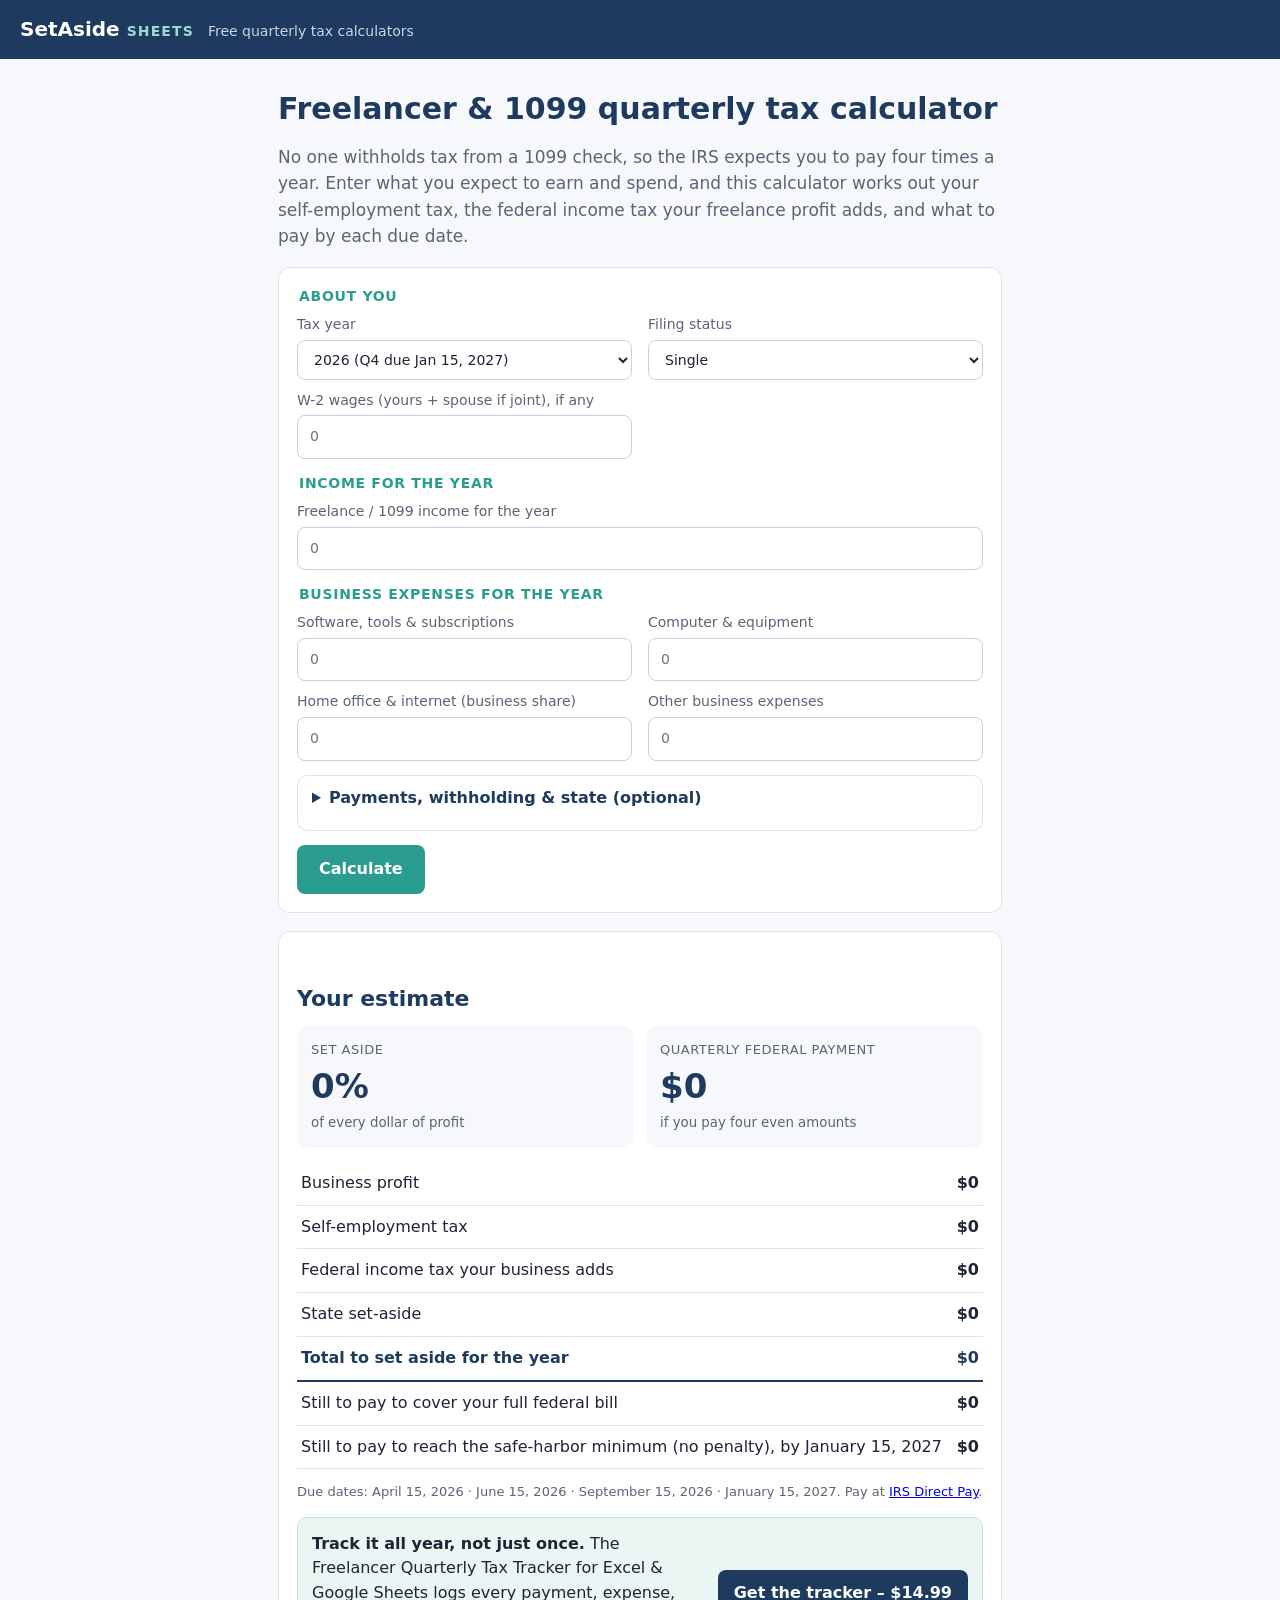
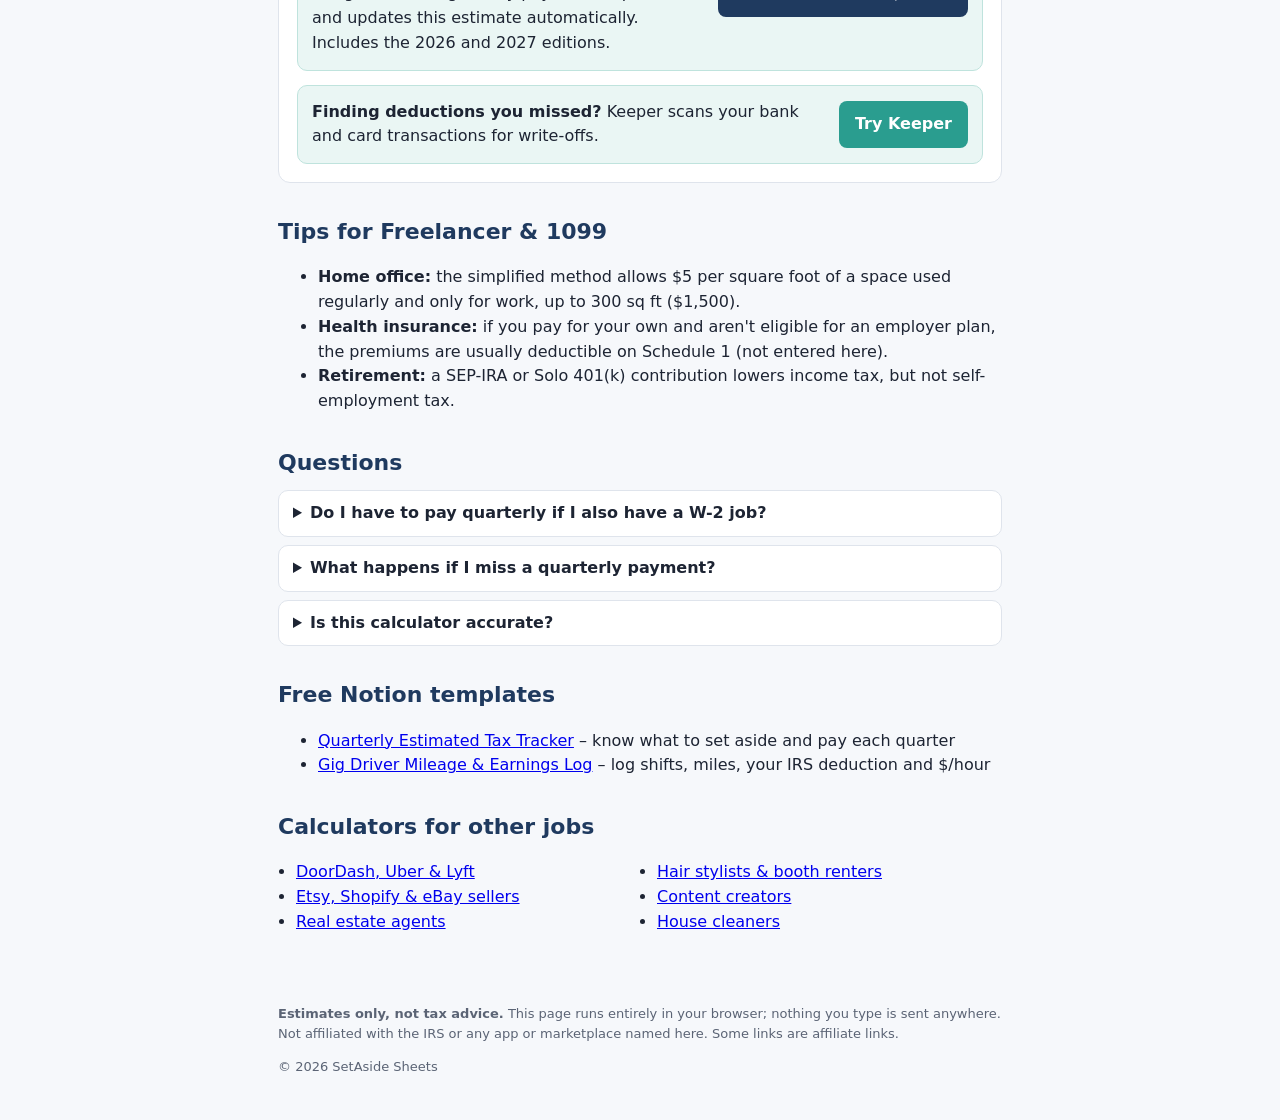
<file: index.html>
<!DOCTYPE html>
<html lang="en"><head><meta charset="utf-8"><meta name="viewport" content="width=device-width,initial-scale=1">
<title>Quarterly Estimated Tax Calculator 2026 + 2027 for Freelancers & 1099 Workers</title><meta name="description" content="Free 2026 and 2027 quarterly estimated tax calculator for freelancers and 1099 contractors. See your self-employment tax, federal income tax, what to pay by January 15, and how much of each payment to set aside.">
<link rel="canonical" href="https://jmstro.github.io/"><link rel="stylesheet" href="style.css">
<meta property="og:title" content="Quarterly Estimated Tax Calculator 2026 + 2027 for Freelancers & 1099 Workers"><meta property="og:description" content="Free 2026 and 2027 quarterly estimated tax calculator for freelancers and 1099 contractors. See your self-employment tax, federal income tax, what to pay by January 15, and how much of each payment to set aside."><meta property="og:url" content="https://jmstro.github.io/">
<meta name="p:domain_verify" content="a09c62a6f90b22ec094822e433a0f678"/>
<script type="application/ld+json">{"@context": "https://schema.org", "@type": "FAQPage", "mainEntity": [{"@type": "Question", "name": "Do I have to pay quarterly if I also have a W-2 job?", "acceptedAnswer": {"@type": "Answer", "text": "Not always. If your paycheck withholding covers enough of your total tax (see the safe-harbor result above), you can skip quarterly payments. Enter your W-2 wages and withholding to check."}}, {"@type": "Question", "name": "What happens if I miss a quarterly payment?", "acceptedAnswer": {"@type": "Answer", "text": "The IRS charges an underpayment penalty, which works like interest on the amount you were short for each quarter. Paying late is better than not paying, and you can catch up by the January due date to limit it."}}]}</script>
</head><body>
<header><a class="brand" href="./">SetAside <span>Sheets</span></a><span class="tag">Free quarterly tax calculators</span></header>
<main>
<h1>Freelancer & 1099 quarterly tax calculator</h1>
<p class="lead">No one withholds tax from a 1099 check, so the IRS expects you to pay four times a year. Enter what you expect to earn and spend, and this calculator works out your self-employment tax, the federal income tax your freelance profit adds, and what to pay by each due date.</p>
<form id="calc" autocomplete="off">
<fieldset><legend>About you</legend>
<label><span>Tax year</span><select id="year"><option value="2026">2026 (Q4 due Jan 15, 2027)</option><option value="2027">2027</option></select></label>
<label><span>Filing status</span><select id="status"><option value="single">Single</option><option value="mfj">Married filing jointly</option><option value="mfs">Married filing separately</option><option value="hoh">Head of household</option></select></label>
<label><span id="w2-label">W-2 wages (yours + spouse if joint), if any</span><input id="w2" inputmode="decimal" placeholder="0"></label>
</fieldset>
<fieldset><legend>Income for the year</legend><label><span id="inc-label">Freelance / 1099 income for the year</span><input id="inc" inputmode="decimal" placeholder="0"></label></fieldset>
<fieldset><legend>Business expenses for the year</legend><label><span id="exp-soft-label">Software, tools & subscriptions</span><input id="exp-soft" inputmode="decimal" placeholder="0"></label><label><span id="exp-equip-label">Computer & equipment</span><input id="exp-equip" inputmode="decimal" placeholder="0"></label><label><span id="exp-office-label">Home office & internet (business share)</span><input id="exp-office" inputmode="decimal" placeholder="0"></label><label><span id="exp-other-label">Other business expenses</span><input id="exp-other" inputmode="decimal" placeholder="0"></label></fieldset>

<details class="more"><summary>Payments, withholding &amp; state (optional)</summary>
<label><span id="paid-label">Estimated payments already made this year</span><input id="paid" inputmode="decimal" placeholder="0"></label>
<label><span id="withheld-label">Federal tax withheld from W-2 paychecks this year</span><input id="withheld" inputmode="decimal" placeholder="0"></label>
<label><span id="lastyear-label">Last year's total tax (Form 1040, line 24)</span><input id="lastyear" inputmode="decimal" placeholder="0"></label>
<label class="check"><input type="checkbox" id="high"> Last year's AGI was over $150,000 ($75,000 if married filing separately)</label>
<label><span id="staterate-label">State income tax set-aside, % of profit</span><input id="staterate" inputmode="decimal" placeholder="e.g. 3"></label>
</details>
<button type="submit">Calculate</button>
</form>
<section id="results" hidden aria-live="polite">
<h2>Your estimate</h2>
<div class="big"><div><span>Set aside</span><strong id="r-rate"></strong><small>of every dollar of profit</small></div>
<div><span>Quarterly federal payment</span><strong id="r-quarter"></strong><small>if you pay four even amounts</small></div></div>
<table>
<tr><td>Business profit</td><td id="r-profit"></td></tr>

<tr><td>Self-employment tax</td><td id="r-se"></td></tr>
<tr><td>Federal income tax your business adds</td><td id="r-fed"></td></tr>
<tr><td>State set-aside</td><td id="r-state"></td></tr>
<tr class="tot"><td>Total to set aside for the year</td><td id="r-total"></td></tr>
<tr><td>Still to pay to cover your full federal bill</td><td id="r-full"></td></tr>
<tr><td>Still to pay to reach the safe-harbor minimum (no penalty), by <span id="r-q4"></span></td><td id="r-min"></td></tr>
</table>
<p class="note">Due dates: <span id="r-due"></span>. Pay at <a href="https://www.irs.gov/payments/direct-pay" rel="nofollow">IRS Direct Pay</a>.</p>
<div class="cta"><div><strong>Track it all year, not just once.</strong> The Freelancer Quarterly Tax Tracker for Excel &amp; Google Sheets logs every payment, expense, and updates this estimate automatically. Includes the 2026 and 2027 editions.</div><a class="btn" href="https://payhip.com/b/PzU38">Get the tracker – $14.99</a></div>
<div class="cta keeper"><div><strong>Finding deductions you missed?</strong> Keeper scans your bank and card transactions for write-offs.</div><a class="btn alt" href="#" rel="sponsored nofollow">Try Keeper</a></div>
</section>
<section><h2>Tips for Freelancer & 1099</h2><ul><li><strong>Home office:</strong> the simplified method allows $5 per square foot of a space used regularly and only for work, up to 300 sq ft ($1,500).</li><li><strong>Health insurance:</strong> if you pay for your own and aren't eligible for an employer plan, the premiums are usually deductible on Schedule 1 (not entered here).</li><li><strong>Retirement:</strong> a SEP-IRA or Solo 401(k) contribution lowers income tax, but not self-employment tax.</li></ul></section>
<section><h2>Questions</h2><details><summary>Do I have to pay quarterly if I also have a W-2 job?</summary><p>Not always. If your paycheck withholding covers enough of your total tax (see the safe-harbor result above), you can skip quarterly payments. Enter your W-2 wages and withholding to check.</p></details><details><summary>What happens if I miss a quarterly payment?</summary><p>The IRS charges an underpayment penalty, which works like interest on the amount you were short for each quarter. Paying late is better than not paying, and you can catch up by the January due date to limit it.</p></details><details><summary>Is this calculator accurate?</summary><p>It follows IRS brackets, standard deductions and the Social Security wage base for 2026 (Rev. Proc. 2025-32) and 2027 (Rev. Proc. 2026-35), and it simplifies a few things: no credits, no itemized deductions, no additional 0.9% Medicare tax, and a simplified QBI deduction. Treat it as a planning estimate, not tax advice.</p></details></section>
<section><h2>Free Notion templates</h2><ul><li><a href="https://strohsahl.gumroad.com/l/ovzbx">Quarterly Estimated Tax Tracker</a> – know what to set aside and pay each quarter</li><li><a href="https://strohsahl.gumroad.com/l/grgoyn">Gig Driver Mileage &amp; Earnings Log</a> – log shifts, miles, your IRS deduction and $/hour</li></ul></section>
<section><h2>Calculators for other jobs</h2><ul class="links"><li><a href="doordash-uber-tax-calculator.html">DoorDash, Uber & Lyft</a></li><li><a href="etsy-seller-tax-calculator.html">Etsy, Shopify & eBay sellers</a></li><li><a href="real-estate-agent-tax-calculator.html">Real estate agents</a></li><li><a href="hair-stylist-booth-rent-tax-calculator.html">Hair stylists & booth renters</a></li><li><a href="content-creator-tax-calculator.html">Content creators</a></li><li><a href="cleaning-business-tax-calculator.html">House cleaners</a></li></ul></section>
</main>
<footer><p><strong>Estimates only, not tax advice.</strong> This page runs entirely in your browser; nothing you type is sent anywhere. Not affiliated with the IRS or any app or marketplace named here. Some links are affiliate links.</p>
<p>&copy; 2026 SetAside Sheets</p></footer>
<script>window.PAGE={"income": ["inc"], "expense": ["exp-soft", "exp-equip", "exp-office", "exp-other"], "half": [], "miles": false};</script><script src="calc.js"></script>
</body></html>
</file>
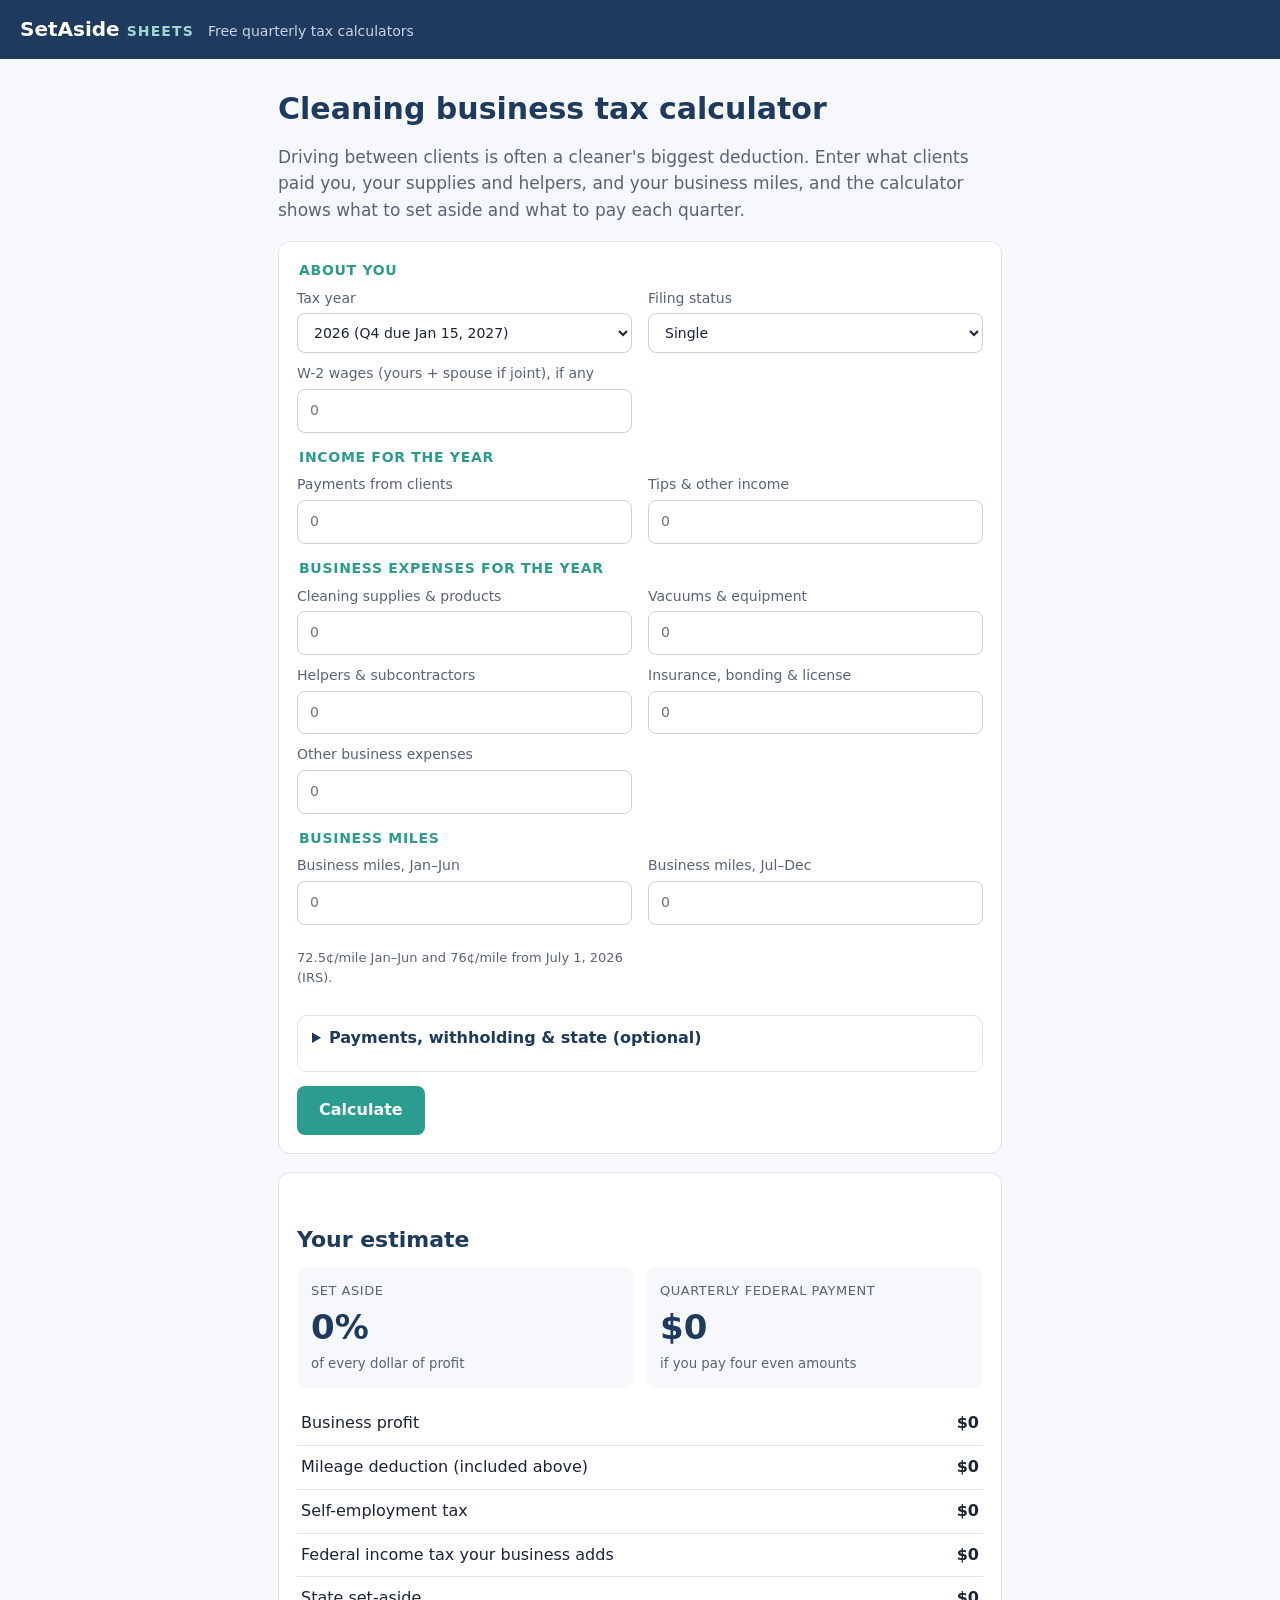
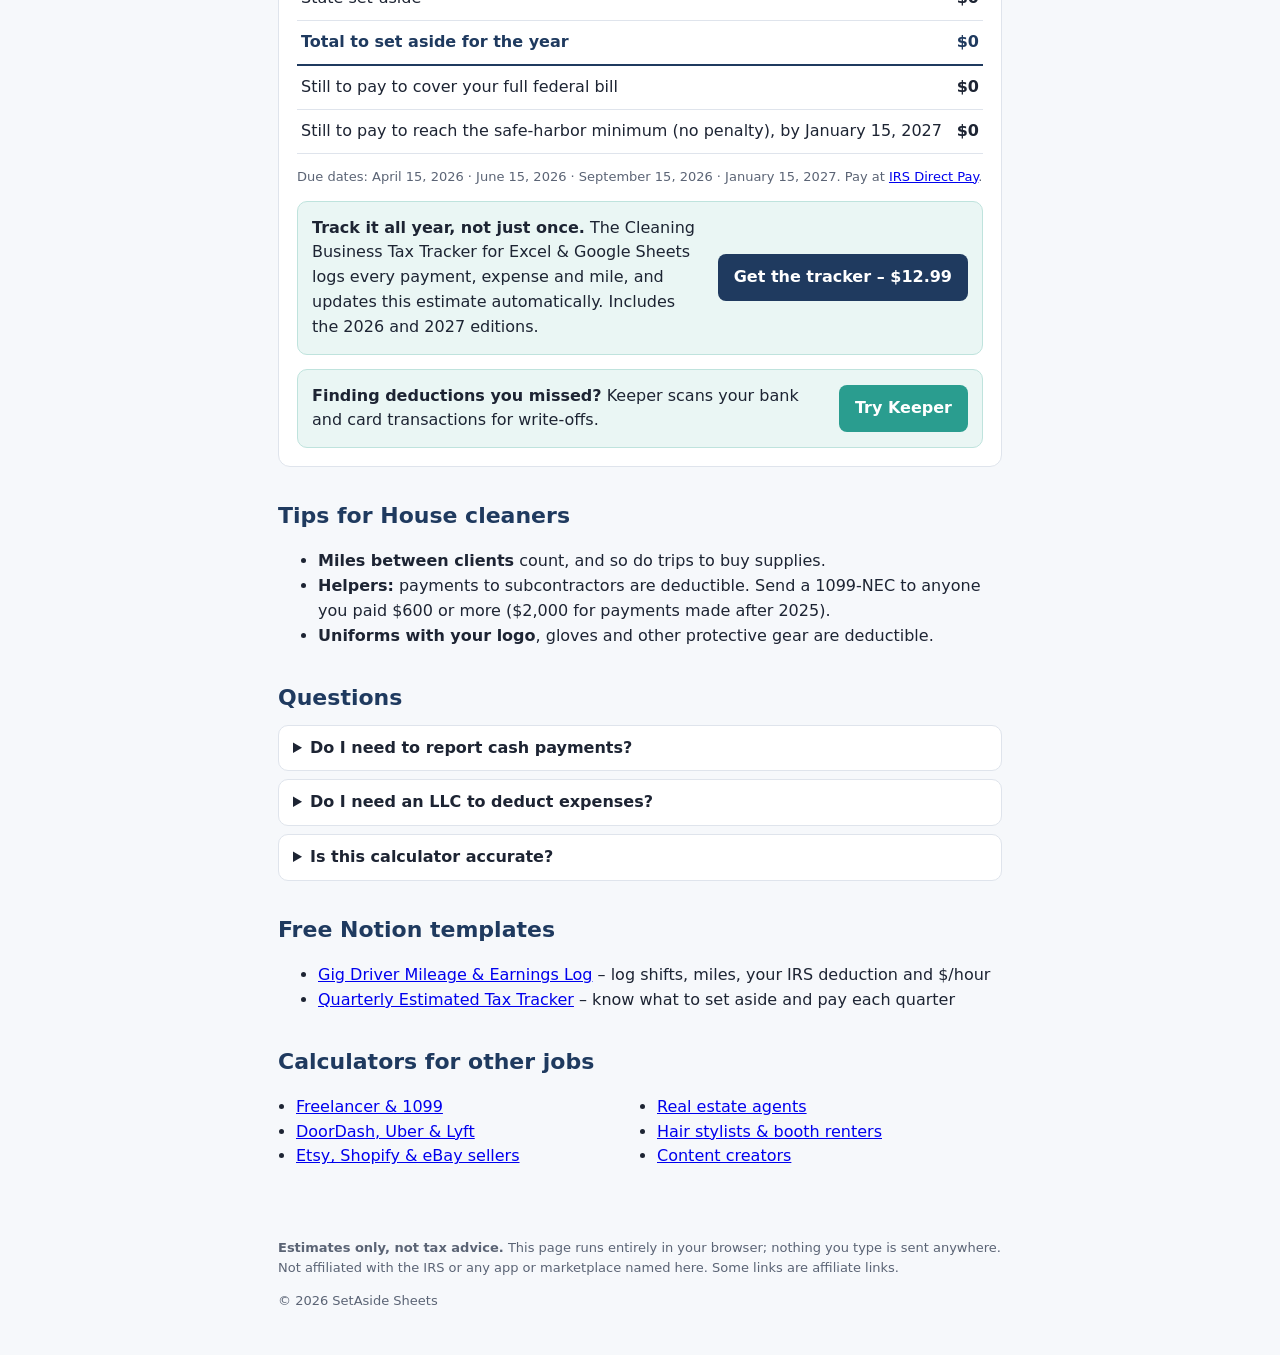
<file: cleaning-business-tax-calculator.html>
<!DOCTYPE html>
<html lang="en"><head><meta charset="utf-8"><meta name="viewport" content="width=device-width,initial-scale=1">
<title>Cleaning Business Tax Calculator 2026 + 2027 (House Cleaners, Airbnb Turnovers)</title><meta name="description" content="Free quarterly estimated tax calculator for house cleaners, maid services and Airbnb turnover cleaners. Includes mileage between clients, supplies, helpers and what to pay by January 15.">
<link rel="canonical" href="https://jmstro.github.io/cleaning-business-tax-calculator.html"><link rel="stylesheet" href="style.css">
<meta property="og:title" content="Cleaning Business Tax Calculator 2026 + 2027 (House Cleaners, Airbnb Turnovers)"><meta property="og:description" content="Free quarterly estimated tax calculator for house cleaners, maid services and Airbnb turnover cleaners. Includes mileage between clients, supplies, helpers and what to pay by January 15."><meta property="og:url" content="https://jmstro.github.io/cleaning-business-tax-calculator.html">
<meta name="p:domain_verify" content="a09c62a6f90b22ec094822e433a0f678"/>
<script type="application/ld+json">{"@context": "https://schema.org", "@type": "FAQPage", "mainEntity": [{"@type": "Question", "name": "Do I need to report cash payments?", "acceptedAnswer": {"@type": "Answer", "text": "Yes. All payments for your cleaning work are taxable income, whether cash, Venmo, Zelle or check."}}, {"@type": "Question", "name": "Do I need an LLC to deduct expenses?", "acceptedAnswer": {"@type": "Answer", "text": "No. A sole proprietor reports income and expenses on Schedule C. An LLC doesn't change your federal income or self-employment tax on its own."}}]}</script>
</head><body>
<header><a class="brand" href="./">SetAside <span>Sheets</span></a><span class="tag">Free quarterly tax calculators</span></header>
<main>
<h1>Cleaning business tax calculator</h1>
<p class="lead">Driving between clients is often a cleaner's biggest deduction. Enter what clients paid you, your supplies and helpers, and your business miles, and the calculator shows what to set aside and what to pay each quarter.</p>
<form id="calc" autocomplete="off">
<fieldset><legend>About you</legend>
<label><span>Tax year</span><select id="year"><option value="2026">2026 (Q4 due Jan 15, 2027)</option><option value="2027">2027</option></select></label>
<label><span>Filing status</span><select id="status"><option value="single">Single</option><option value="mfj">Married filing jointly</option><option value="mfs">Married filing separately</option><option value="hoh">Head of household</option></select></label>
<label><span id="w2-label">W-2 wages (yours + spouse if joint), if any</span><input id="w2" inputmode="decimal" placeholder="0"></label>
</fieldset>
<fieldset><legend>Income for the year</legend><label><span id="inc-label">Payments from clients</span><input id="inc" inputmode="decimal" placeholder="0"></label><label><span id="inc2-label">Tips & other income</span><input id="inc2" inputmode="decimal" placeholder="0"></label></fieldset>
<fieldset><legend>Business expenses for the year</legend><label><span id="exp-sup-label">Cleaning supplies & products</span><input id="exp-sup" inputmode="decimal" placeholder="0"></label><label><span id="exp-equip-label">Vacuums & equipment</span><input id="exp-equip" inputmode="decimal" placeholder="0"></label><label><span id="exp-help-label">Helpers & subcontractors</span><input id="exp-help" inputmode="decimal" placeholder="0"></label><label><span id="exp-ins-label">Insurance, bonding & license</span><input id="exp-ins" inputmode="decimal" placeholder="0"></label><label><span id="exp-other-label">Other business expenses</span><input id="exp-other" inputmode="decimal" placeholder="0"></label></fieldset>
<fieldset><legend>Business miles</legend><label><span id="miles1-label">Business miles, Jan–Jun</span><input id="miles1" inputmode="decimal" placeholder="0"></label><label><span id="miles2-label">Business miles, Jul–Dec</span><input id="miles2" inputmode="decimal" placeholder="0"></label><p class="note" id="mile-note"></p></fieldset>
<details class="more"><summary>Payments, withholding &amp; state (optional)</summary>
<label><span id="paid-label">Estimated payments already made this year</span><input id="paid" inputmode="decimal" placeholder="0"></label>
<label><span id="withheld-label">Federal tax withheld from W-2 paychecks this year</span><input id="withheld" inputmode="decimal" placeholder="0"></label>
<label><span id="lastyear-label">Last year's total tax (Form 1040, line 24)</span><input id="lastyear" inputmode="decimal" placeholder="0"></label>
<label class="check"><input type="checkbox" id="high"> Last year's AGI was over $150,000 ($75,000 if married filing separately)</label>
<label><span id="staterate-label">State income tax set-aside, % of profit</span><input id="staterate" inputmode="decimal" placeholder="e.g. 3"></label>
</details>
<button type="submit">Calculate</button>
</form>
<section id="results" hidden aria-live="polite">
<h2>Your estimate</h2>
<div class="big"><div><span>Set aside</span><strong id="r-rate"></strong><small>of every dollar of profit</small></div>
<div><span>Quarterly federal payment</span><strong id="r-quarter"></strong><small>if you pay four even amounts</small></div></div>
<table>
<tr><td>Business profit</td><td id="r-profit"></td></tr>
<tr><td>Mileage deduction (included above)</td><td id="r-miles"></td></tr>
<tr><td>Self-employment tax</td><td id="r-se"></td></tr>
<tr><td>Federal income tax your business adds</td><td id="r-fed"></td></tr>
<tr><td>State set-aside</td><td id="r-state"></td></tr>
<tr class="tot"><td>Total to set aside for the year</td><td id="r-total"></td></tr>
<tr><td>Still to pay to cover your full federal bill</td><td id="r-full"></td></tr>
<tr><td>Still to pay to reach the safe-harbor minimum (no penalty), by <span id="r-q4"></span></td><td id="r-min"></td></tr>
</table>
<p class="note">Due dates: <span id="r-due"></span>. Pay at <a href="https://www.irs.gov/payments/direct-pay" rel="nofollow">IRS Direct Pay</a>.</p>
<div class="cta"><div><strong>Track it all year, not just once.</strong> The Cleaning Business Tax Tracker for Excel &amp; Google Sheets logs every payment, expense and mile, and updates this estimate automatically. Includes the 2026 and 2027 editions.</div><a class="btn" href="https://payhip.com/b/JouQC">Get the tracker – $12.99</a></div>
<div class="cta keeper"><div><strong>Finding deductions you missed?</strong> Keeper scans your bank and card transactions for write-offs.</div><a class="btn alt" href="#" rel="sponsored nofollow">Try Keeper</a></div>
</section>
<section><h2>Tips for House cleaners</h2><ul><li><strong>Miles between clients</strong> count, and so do trips to buy supplies.</li><li><strong>Helpers:</strong> payments to subcontractors are deductible. Send a 1099-NEC to anyone you paid $600 or more ($2,000 for payments made after 2025).</li><li><strong>Uniforms with your logo</strong>, gloves and other protective gear are deductible.</li></ul></section>
<section><h2>Questions</h2><details><summary>Do I need to report cash payments?</summary><p>Yes. All payments for your cleaning work are taxable income, whether cash, Venmo, Zelle or check.</p></details><details><summary>Do I need an LLC to deduct expenses?</summary><p>No. A sole proprietor reports income and expenses on Schedule C. An LLC doesn't change your federal income or self-employment tax on its own.</p></details><details><summary>Is this calculator accurate?</summary><p>It follows IRS brackets, standard deductions and the Social Security wage base for 2026 (Rev. Proc. 2025-32) and 2027 (Rev. Proc. 2026-35), and it simplifies a few things: no credits, no itemized deductions, no additional 0.9% Medicare tax, and a simplified QBI deduction. Treat it as a planning estimate, not tax advice.</p></details></section>
<section><h2>Free Notion templates</h2><ul><li><a href="https://strohsahl.gumroad.com/l/grgoyn">Gig Driver Mileage &amp; Earnings Log</a> – log shifts, miles, your IRS deduction and $/hour</li><li><a href="https://strohsahl.gumroad.com/l/ovzbx">Quarterly Estimated Tax Tracker</a> – know what to set aside and pay each quarter</li></ul></section>
<section><h2>Calculators for other jobs</h2><ul class="links"><li><a href="./">Freelancer & 1099</a></li><li><a href="doordash-uber-tax-calculator.html">DoorDash, Uber & Lyft</a></li><li><a href="etsy-seller-tax-calculator.html">Etsy, Shopify & eBay sellers</a></li><li><a href="real-estate-agent-tax-calculator.html">Real estate agents</a></li><li><a href="hair-stylist-booth-rent-tax-calculator.html">Hair stylists & booth renters</a></li><li><a href="content-creator-tax-calculator.html">Content creators</a></li></ul></section>
</main>
<footer><p><strong>Estimates only, not tax advice.</strong> This page runs entirely in your browser; nothing you type is sent anywhere. Not affiliated with the IRS or any app or marketplace named here. Some links are affiliate links.</p>
<p>&copy; 2026 SetAside Sheets</p></footer>
<script>window.PAGE={"income": ["inc", "inc2"], "expense": ["exp-sup", "exp-equip", "exp-help", "exp-ins", "exp-other"], "half": [], "miles": true};</script><script src="calc.js"></script>
</body></html>
</file>
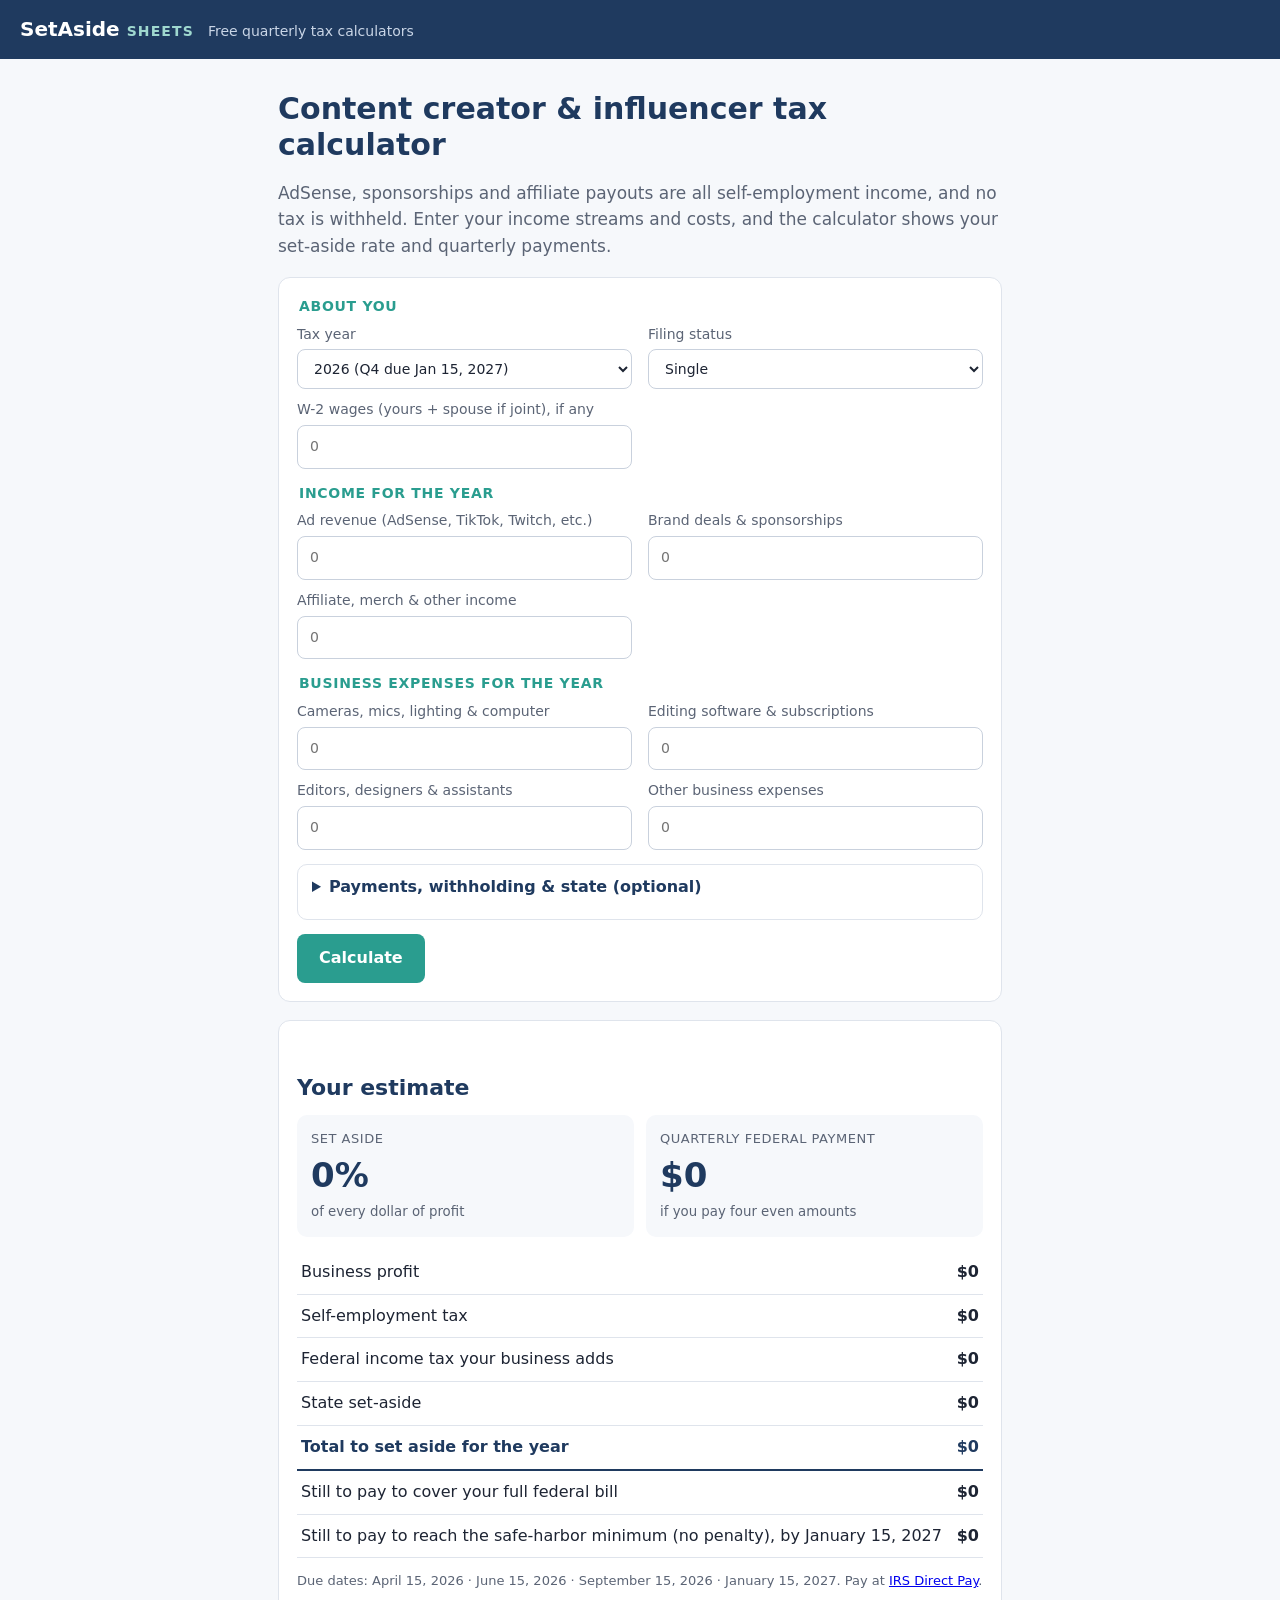
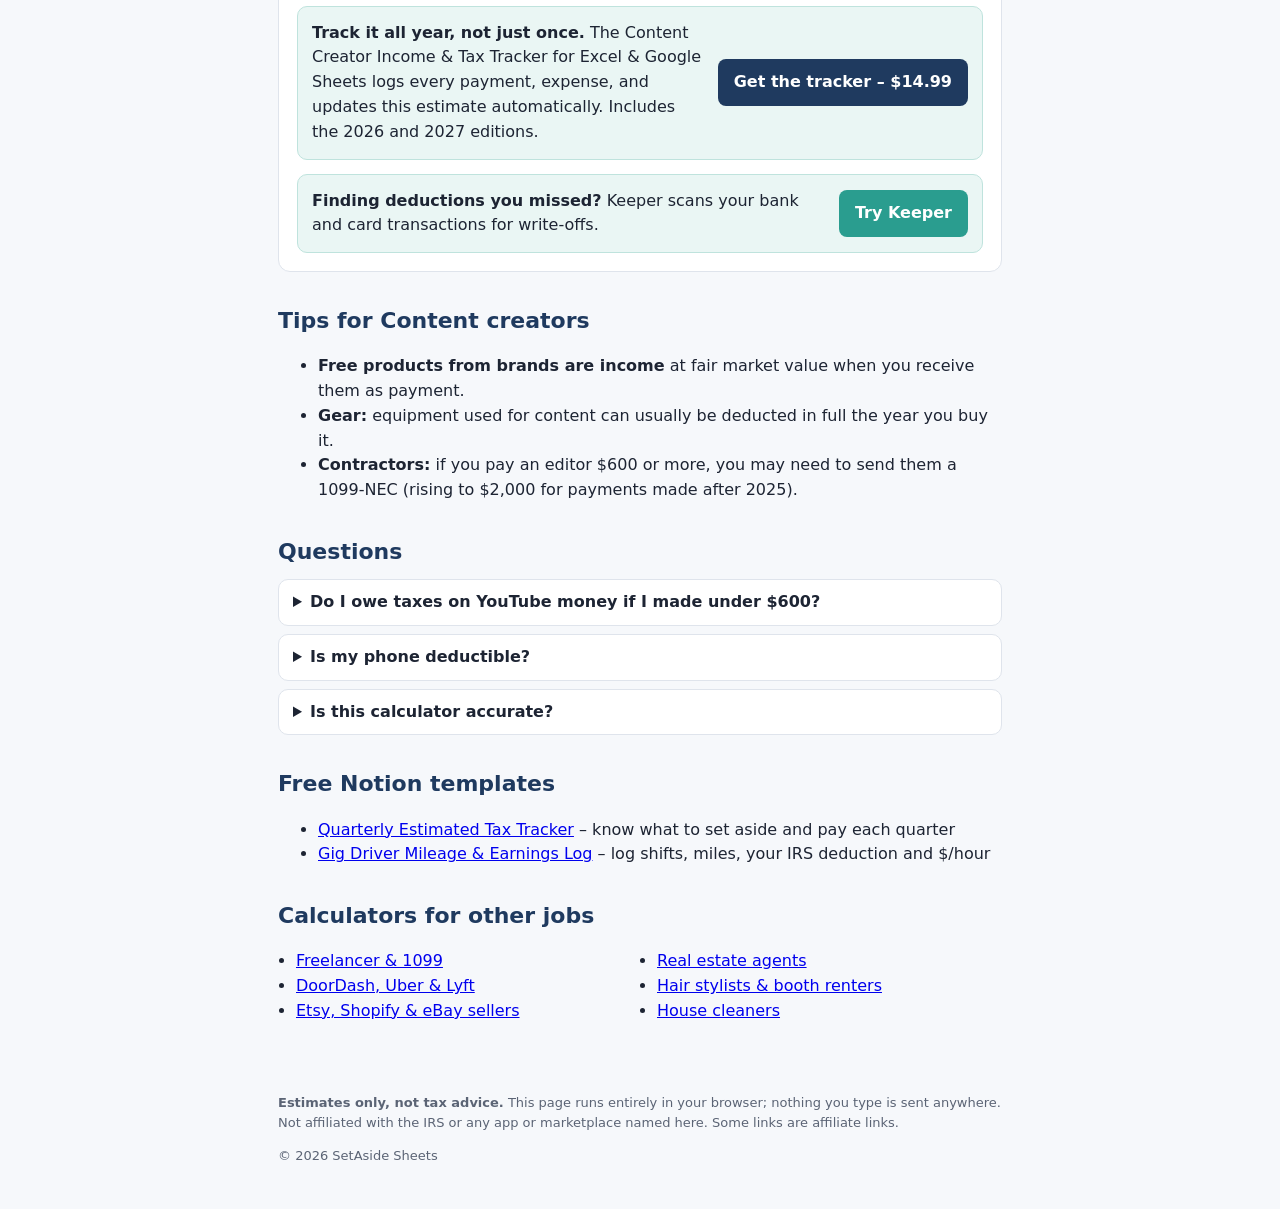
<file: content-creator-tax-calculator.html>
<!DOCTYPE html>
<html lang="en"><head><meta charset="utf-8"><meta name="viewport" content="width=device-width,initial-scale=1">
<title>Content Creator Tax Calculator 2026 + 2027 (YouTube, TikTok, Brand Deals)</title><meta name="description" content="Free quarterly estimated tax calculator for YouTubers, TikTokers, streamers and influencers. Covers AdSense, brand deals and affiliate income, gear deductions, self-employment tax and what to pay by January 15.">
<link rel="canonical" href="https://jmstro.github.io/content-creator-tax-calculator.html"><link rel="stylesheet" href="style.css">
<meta property="og:title" content="Content Creator Tax Calculator 2026 + 2027 (YouTube, TikTok, Brand Deals)"><meta property="og:description" content="Free quarterly estimated tax calculator for YouTubers, TikTokers, streamers and influencers. Covers AdSense, brand deals and affiliate income, gear deductions, self-employment tax and what to pay by January 15."><meta property="og:url" content="https://jmstro.github.io/content-creator-tax-calculator.html">
<meta name="p:domain_verify" content="a09c62a6f90b22ec094822e433a0f678"/>
<script type="application/ld+json">{"@context": "https://schema.org", "@type": "FAQPage", "mainEntity": [{"@type": "Question", "name": "Do I owe taxes on YouTube money if I made under $600?", "acceptedAnswer": {"@type": "Answer", "text": "Yes. All income is taxable, and self-employment tax applies once your net earnings reach $400."}}, {"@type": "Question", "name": "Is my phone deductible?", "acceptedAnswer": {"@type": "Answer", "text": "The business-use share is. If you use your phone 60% for content, deduct 60% of the cost and the plan."}}]}</script>
</head><body>
<header><a class="brand" href="./">SetAside <span>Sheets</span></a><span class="tag">Free quarterly tax calculators</span></header>
<main>
<h1>Content creator & influencer tax calculator</h1>
<p class="lead">AdSense, sponsorships and affiliate payouts are all self-employment income, and no tax is withheld. Enter your income streams and costs, and the calculator shows your set-aside rate and quarterly payments.</p>
<form id="calc" autocomplete="off">
<fieldset><legend>About you</legend>
<label><span>Tax year</span><select id="year"><option value="2026">2026 (Q4 due Jan 15, 2027)</option><option value="2027">2027</option></select></label>
<label><span>Filing status</span><select id="status"><option value="single">Single</option><option value="mfj">Married filing jointly</option><option value="mfs">Married filing separately</option><option value="hoh">Head of household</option></select></label>
<label><span id="w2-label">W-2 wages (yours + spouse if joint), if any</span><input id="w2" inputmode="decimal" placeholder="0"></label>
</fieldset>
<fieldset><legend>Income for the year</legend><label><span id="inc-label">Ad revenue (AdSense, TikTok, Twitch, etc.)</span><input id="inc" inputmode="decimal" placeholder="0"></label><label><span id="inc2-label">Brand deals & sponsorships</span><input id="inc2" inputmode="decimal" placeholder="0"></label><label><span id="inc3-label">Affiliate, merch & other income</span><input id="inc3" inputmode="decimal" placeholder="0"></label></fieldset>
<fieldset><legend>Business expenses for the year</legend><label><span id="exp-gear-label">Cameras, mics, lighting & computer</span><input id="exp-gear" inputmode="decimal" placeholder="0"></label><label><span id="exp-soft-label">Editing software & subscriptions</span><input id="exp-soft" inputmode="decimal" placeholder="0"></label><label><span id="exp-help-label">Editors, designers & assistants</span><input id="exp-help" inputmode="decimal" placeholder="0"></label><label><span id="exp-other-label">Other business expenses</span><input id="exp-other" inputmode="decimal" placeholder="0"></label></fieldset>

<details class="more"><summary>Payments, withholding &amp; state (optional)</summary>
<label><span id="paid-label">Estimated payments already made this year</span><input id="paid" inputmode="decimal" placeholder="0"></label>
<label><span id="withheld-label">Federal tax withheld from W-2 paychecks this year</span><input id="withheld" inputmode="decimal" placeholder="0"></label>
<label><span id="lastyear-label">Last year's total tax (Form 1040, line 24)</span><input id="lastyear" inputmode="decimal" placeholder="0"></label>
<label class="check"><input type="checkbox" id="high"> Last year's AGI was over $150,000 ($75,000 if married filing separately)</label>
<label><span id="staterate-label">State income tax set-aside, % of profit</span><input id="staterate" inputmode="decimal" placeholder="e.g. 3"></label>
</details>
<button type="submit">Calculate</button>
</form>
<section id="results" hidden aria-live="polite">
<h2>Your estimate</h2>
<div class="big"><div><span>Set aside</span><strong id="r-rate"></strong><small>of every dollar of profit</small></div>
<div><span>Quarterly federal payment</span><strong id="r-quarter"></strong><small>if you pay four even amounts</small></div></div>
<table>
<tr><td>Business profit</td><td id="r-profit"></td></tr>

<tr><td>Self-employment tax</td><td id="r-se"></td></tr>
<tr><td>Federal income tax your business adds</td><td id="r-fed"></td></tr>
<tr><td>State set-aside</td><td id="r-state"></td></tr>
<tr class="tot"><td>Total to set aside for the year</td><td id="r-total"></td></tr>
<tr><td>Still to pay to cover your full federal bill</td><td id="r-full"></td></tr>
<tr><td>Still to pay to reach the safe-harbor minimum (no penalty), by <span id="r-q4"></span></td><td id="r-min"></td></tr>
</table>
<p class="note">Due dates: <span id="r-due"></span>. Pay at <a href="https://www.irs.gov/payments/direct-pay" rel="nofollow">IRS Direct Pay</a>.</p>
<div class="cta"><div><strong>Track it all year, not just once.</strong> The Content Creator Income &amp; Tax Tracker for Excel &amp; Google Sheets logs every payment, expense, and updates this estimate automatically. Includes the 2026 and 2027 editions.</div><a class="btn" href="https://payhip.com/b/6Zbc5">Get the tracker – $14.99</a></div>
<div class="cta keeper"><div><strong>Finding deductions you missed?</strong> Keeper scans your bank and card transactions for write-offs.</div><a class="btn alt" href="#" rel="sponsored nofollow">Try Keeper</a></div>
</section>
<section><h2>Tips for Content creators</h2><ul><li><strong>Free products from brands are income</strong> at fair market value when you receive them as payment.</li><li><strong>Gear:</strong> equipment used for content can usually be deducted in full the year you buy it.</li><li><strong>Contractors:</strong> if you pay an editor $600 or more, you may need to send them a 1099-NEC (rising to $2,000 for payments made after 2025).</li></ul></section>
<section><h2>Questions</h2><details><summary>Do I owe taxes on YouTube money if I made under $600?</summary><p>Yes. All income is taxable, and self-employment tax applies once your net earnings reach $400.</p></details><details><summary>Is my phone deductible?</summary><p>The business-use share is. If you use your phone 60% for content, deduct 60% of the cost and the plan.</p></details><details><summary>Is this calculator accurate?</summary><p>It follows IRS brackets, standard deductions and the Social Security wage base for 2026 (Rev. Proc. 2025-32) and 2027 (Rev. Proc. 2026-35), and it simplifies a few things: no credits, no itemized deductions, no additional 0.9% Medicare tax, and a simplified QBI deduction. Treat it as a planning estimate, not tax advice.</p></details></section>
<section><h2>Free Notion templates</h2><ul><li><a href="https://strohsahl.gumroad.com/l/ovzbx">Quarterly Estimated Tax Tracker</a> – know what to set aside and pay each quarter</li><li><a href="https://strohsahl.gumroad.com/l/grgoyn">Gig Driver Mileage &amp; Earnings Log</a> – log shifts, miles, your IRS deduction and $/hour</li></ul></section>
<section><h2>Calculators for other jobs</h2><ul class="links"><li><a href="./">Freelancer & 1099</a></li><li><a href="doordash-uber-tax-calculator.html">DoorDash, Uber & Lyft</a></li><li><a href="etsy-seller-tax-calculator.html">Etsy, Shopify & eBay sellers</a></li><li><a href="real-estate-agent-tax-calculator.html">Real estate agents</a></li><li><a href="hair-stylist-booth-rent-tax-calculator.html">Hair stylists & booth renters</a></li><li><a href="cleaning-business-tax-calculator.html">House cleaners</a></li></ul></section>
</main>
<footer><p><strong>Estimates only, not tax advice.</strong> This page runs entirely in your browser; nothing you type is sent anywhere. Not affiliated with the IRS or any app or marketplace named here. Some links are affiliate links.</p>
<p>&copy; 2026 SetAside Sheets</p></footer>
<script>window.PAGE={"income": ["inc", "inc2", "inc3"], "expense": ["exp-gear", "exp-soft", "exp-help", "exp-other"], "half": [], "miles": false};</script><script src="calc.js"></script>
</body></html>
</file>
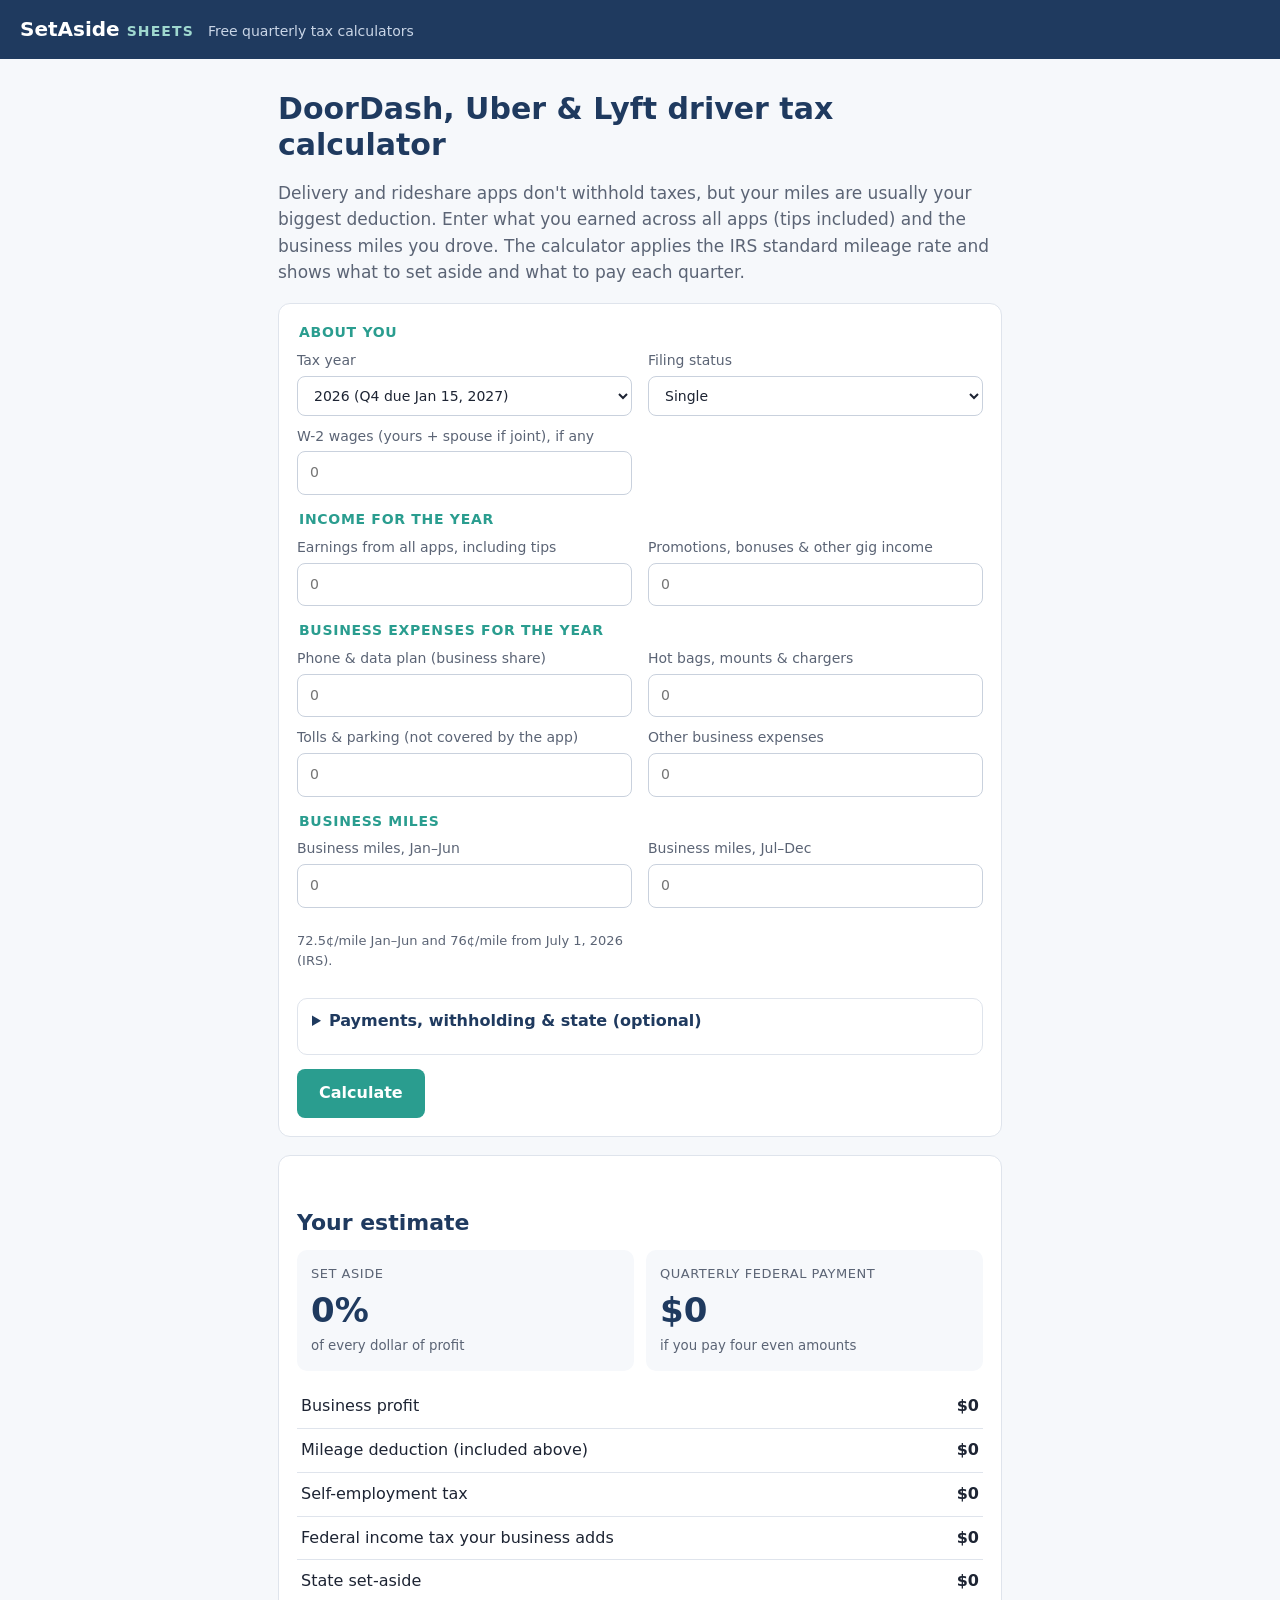
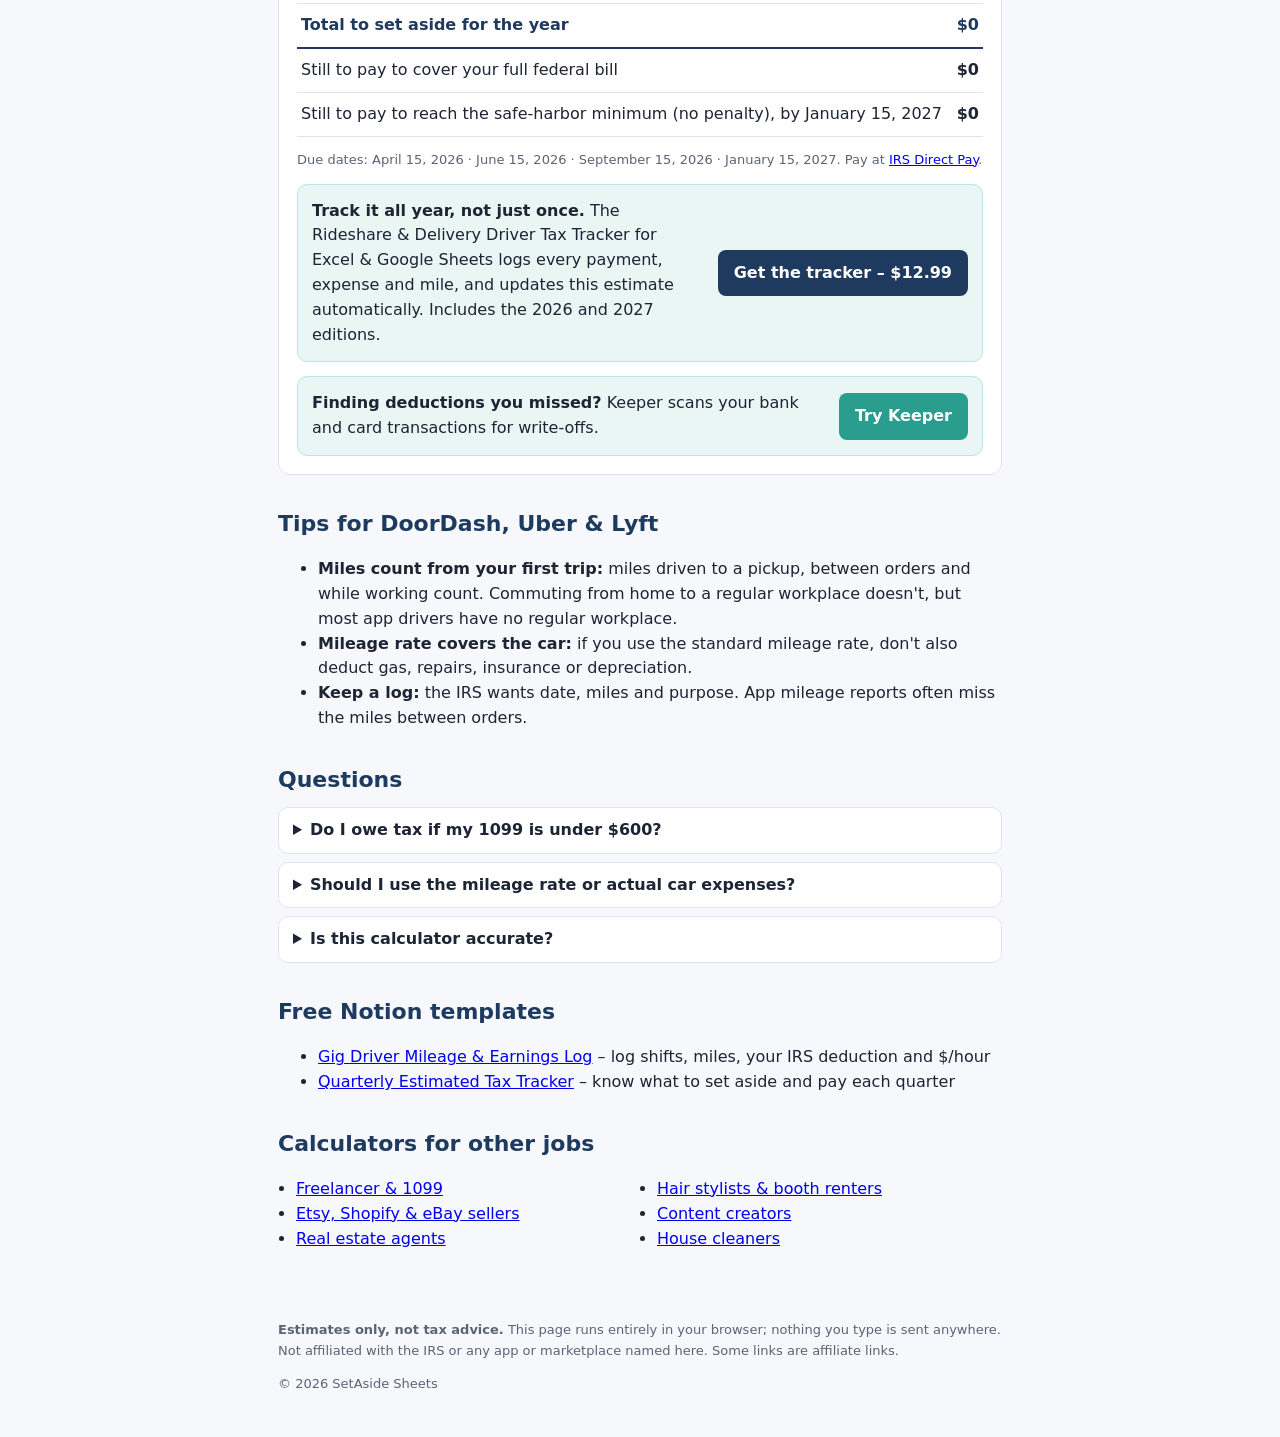
<file: doordash-uber-tax-calculator.html>
<!DOCTYPE html>
<html lang="en"><head><meta charset="utf-8"><meta name="viewport" content="width=device-width,initial-scale=1">
<title>DoorDash, Uber & Lyft Tax Calculator 2026 + 2027 (Quarterly Estimated Tax)</title><meta name="description" content="Free 2026/2027 tax calculator for DoorDash, Uber Eats, Uber, Lyft, Instacart and Spark drivers. Includes the IRS mileage deduction, self-employment tax, and your quarterly payment due January 15.">
<link rel="canonical" href="https://jmstro.github.io/doordash-uber-tax-calculator.html"><link rel="stylesheet" href="style.css">
<meta property="og:title" content="DoorDash, Uber & Lyft Tax Calculator 2026 + 2027 (Quarterly Estimated Tax)"><meta property="og:description" content="Free 2026/2027 tax calculator for DoorDash, Uber Eats, Uber, Lyft, Instacart and Spark drivers. Includes the IRS mileage deduction, self-employment tax, and your quarterly payment due January 15."><meta property="og:url" content="https://jmstro.github.io/doordash-uber-tax-calculator.html">
<meta name="p:domain_verify" content="a09c62a6f90b22ec094822e433a0f678"/>
<script type="application/ld+json">{"@context": "https://schema.org", "@type": "FAQPage", "mainEntity": [{"@type": "Question", "name": "Do I owe tax if my 1099 is under $600?", "acceptedAnswer": {"@type": "Answer", "text": "Yes. All self-employment profit is taxable, and self-employment tax applies once net earnings reach $400, whether or not you get a 1099."}}, {"@type": "Question", "name": "Should I use the mileage rate or actual car expenses?", "acceptedAnswer": {"@type": "Answer", "text": "Most full-time drivers come out ahead with the standard mileage rate, and it's far less record-keeping. If you choose actual expenses, you generally have to stick with that method for that car."}}]}</script>
</head><body>
<header><a class="brand" href="./">SetAside <span>Sheets</span></a><span class="tag">Free quarterly tax calculators</span></header>
<main>
<h1>DoorDash, Uber & Lyft driver tax calculator</h1>
<p class="lead">Delivery and rideshare apps don't withhold taxes, but your miles are usually your biggest deduction. Enter what you earned across all apps (tips included) and the business miles you drove. The calculator applies the IRS standard mileage rate and shows what to set aside and what to pay each quarter.</p>
<form id="calc" autocomplete="off">
<fieldset><legend>About you</legend>
<label><span>Tax year</span><select id="year"><option value="2026">2026 (Q4 due Jan 15, 2027)</option><option value="2027">2027</option></select></label>
<label><span>Filing status</span><select id="status"><option value="single">Single</option><option value="mfj">Married filing jointly</option><option value="mfs">Married filing separately</option><option value="hoh">Head of household</option></select></label>
<label><span id="w2-label">W-2 wages (yours + spouse if joint), if any</span><input id="w2" inputmode="decimal" placeholder="0"></label>
</fieldset>
<fieldset><legend>Income for the year</legend><label><span id="inc-label">Earnings from all apps, including tips</span><input id="inc" inputmode="decimal" placeholder="0"></label><label><span id="inc2-label">Promotions, bonuses & other gig income</span><input id="inc2" inputmode="decimal" placeholder="0"></label></fieldset>
<fieldset><legend>Business expenses for the year</legend><label><span id="exp-phone-label">Phone & data plan (business share)</span><input id="exp-phone" inputmode="decimal" placeholder="0"></label><label><span id="exp-bags-label">Hot bags, mounts & chargers</span><input id="exp-bags" inputmode="decimal" placeholder="0"></label><label><span id="exp-tolls-label">Tolls & parking (not covered by the app)</span><input id="exp-tolls" inputmode="decimal" placeholder="0"></label><label><span id="exp-other-label">Other business expenses</span><input id="exp-other" inputmode="decimal" placeholder="0"></label></fieldset>
<fieldset><legend>Business miles</legend><label><span id="miles1-label">Business miles, Jan–Jun</span><input id="miles1" inputmode="decimal" placeholder="0"></label><label><span id="miles2-label">Business miles, Jul–Dec</span><input id="miles2" inputmode="decimal" placeholder="0"></label><p class="note" id="mile-note"></p></fieldset>
<details class="more"><summary>Payments, withholding &amp; state (optional)</summary>
<label><span id="paid-label">Estimated payments already made this year</span><input id="paid" inputmode="decimal" placeholder="0"></label>
<label><span id="withheld-label">Federal tax withheld from W-2 paychecks this year</span><input id="withheld" inputmode="decimal" placeholder="0"></label>
<label><span id="lastyear-label">Last year's total tax (Form 1040, line 24)</span><input id="lastyear" inputmode="decimal" placeholder="0"></label>
<label class="check"><input type="checkbox" id="high"> Last year's AGI was over $150,000 ($75,000 if married filing separately)</label>
<label><span id="staterate-label">State income tax set-aside, % of profit</span><input id="staterate" inputmode="decimal" placeholder="e.g. 3"></label>
</details>
<button type="submit">Calculate</button>
</form>
<section id="results" hidden aria-live="polite">
<h2>Your estimate</h2>
<div class="big"><div><span>Set aside</span><strong id="r-rate"></strong><small>of every dollar of profit</small></div>
<div><span>Quarterly federal payment</span><strong id="r-quarter"></strong><small>if you pay four even amounts</small></div></div>
<table>
<tr><td>Business profit</td><td id="r-profit"></td></tr>
<tr><td>Mileage deduction (included above)</td><td id="r-miles"></td></tr>
<tr><td>Self-employment tax</td><td id="r-se"></td></tr>
<tr><td>Federal income tax your business adds</td><td id="r-fed"></td></tr>
<tr><td>State set-aside</td><td id="r-state"></td></tr>
<tr class="tot"><td>Total to set aside for the year</td><td id="r-total"></td></tr>
<tr><td>Still to pay to cover your full federal bill</td><td id="r-full"></td></tr>
<tr><td>Still to pay to reach the safe-harbor minimum (no penalty), by <span id="r-q4"></span></td><td id="r-min"></td></tr>
</table>
<p class="note">Due dates: <span id="r-due"></span>. Pay at <a href="https://www.irs.gov/payments/direct-pay" rel="nofollow">IRS Direct Pay</a>.</p>
<div class="cta"><div><strong>Track it all year, not just once.</strong> The Rideshare &amp; Delivery Driver Tax Tracker for Excel &amp; Google Sheets logs every payment, expense and mile, and updates this estimate automatically. Includes the 2026 and 2027 editions.</div><a class="btn" href="https://payhip.com/b/H3SIQ">Get the tracker – $12.99</a></div>
<div class="cta keeper"><div><strong>Finding deductions you missed?</strong> Keeper scans your bank and card transactions for write-offs.</div><a class="btn alt" href="#" rel="sponsored nofollow">Try Keeper</a></div>
</section>
<section><h2>Tips for DoorDash, Uber & Lyft</h2><ul><li><strong>Miles count from your first trip:</strong> miles driven to a pickup, between orders and while working count. Commuting from home to a regular workplace doesn't, but most app drivers have no regular workplace.</li><li><strong>Mileage rate covers the car:</strong> if you use the standard mileage rate, don't also deduct gas, repairs, insurance or depreciation.</li><li><strong>Keep a log:</strong> the IRS wants date, miles and purpose. App mileage reports often miss the miles between orders.</li></ul></section>
<section><h2>Questions</h2><details><summary>Do I owe tax if my 1099 is under $600?</summary><p>Yes. All self-employment profit is taxable, and self-employment tax applies once net earnings reach $400, whether or not you get a 1099.</p></details><details><summary>Should I use the mileage rate or actual car expenses?</summary><p>Most full-time drivers come out ahead with the standard mileage rate, and it's far less record-keeping. If you choose actual expenses, you generally have to stick with that method for that car.</p></details><details><summary>Is this calculator accurate?</summary><p>It follows IRS brackets, standard deductions and the Social Security wage base for 2026 (Rev. Proc. 2025-32) and 2027 (Rev. Proc. 2026-35), and it simplifies a few things: no credits, no itemized deductions, no additional 0.9% Medicare tax, and a simplified QBI deduction. Treat it as a planning estimate, not tax advice.</p></details></section>
<section><h2>Free Notion templates</h2><ul><li><a href="https://strohsahl.gumroad.com/l/grgoyn">Gig Driver Mileage &amp; Earnings Log</a> – log shifts, miles, your IRS deduction and $/hour</li><li><a href="https://strohsahl.gumroad.com/l/ovzbx">Quarterly Estimated Tax Tracker</a> – know what to set aside and pay each quarter</li></ul></section>
<section><h2>Calculators for other jobs</h2><ul class="links"><li><a href="./">Freelancer & 1099</a></li><li><a href="etsy-seller-tax-calculator.html">Etsy, Shopify & eBay sellers</a></li><li><a href="real-estate-agent-tax-calculator.html">Real estate agents</a></li><li><a href="hair-stylist-booth-rent-tax-calculator.html">Hair stylists & booth renters</a></li><li><a href="content-creator-tax-calculator.html">Content creators</a></li><li><a href="cleaning-business-tax-calculator.html">House cleaners</a></li></ul></section>
</main>
<footer><p><strong>Estimates only, not tax advice.</strong> This page runs entirely in your browser; nothing you type is sent anywhere. Not affiliated with the IRS or any app or marketplace named here. Some links are affiliate links.</p>
<p>&copy; 2026 SetAside Sheets</p></footer>
<script>window.PAGE={"income": ["inc", "inc2"], "expense": ["exp-phone", "exp-bags", "exp-tolls", "exp-other"], "half": [], "miles": true};</script><script src="calc.js"></script>
</body></html>
</file>
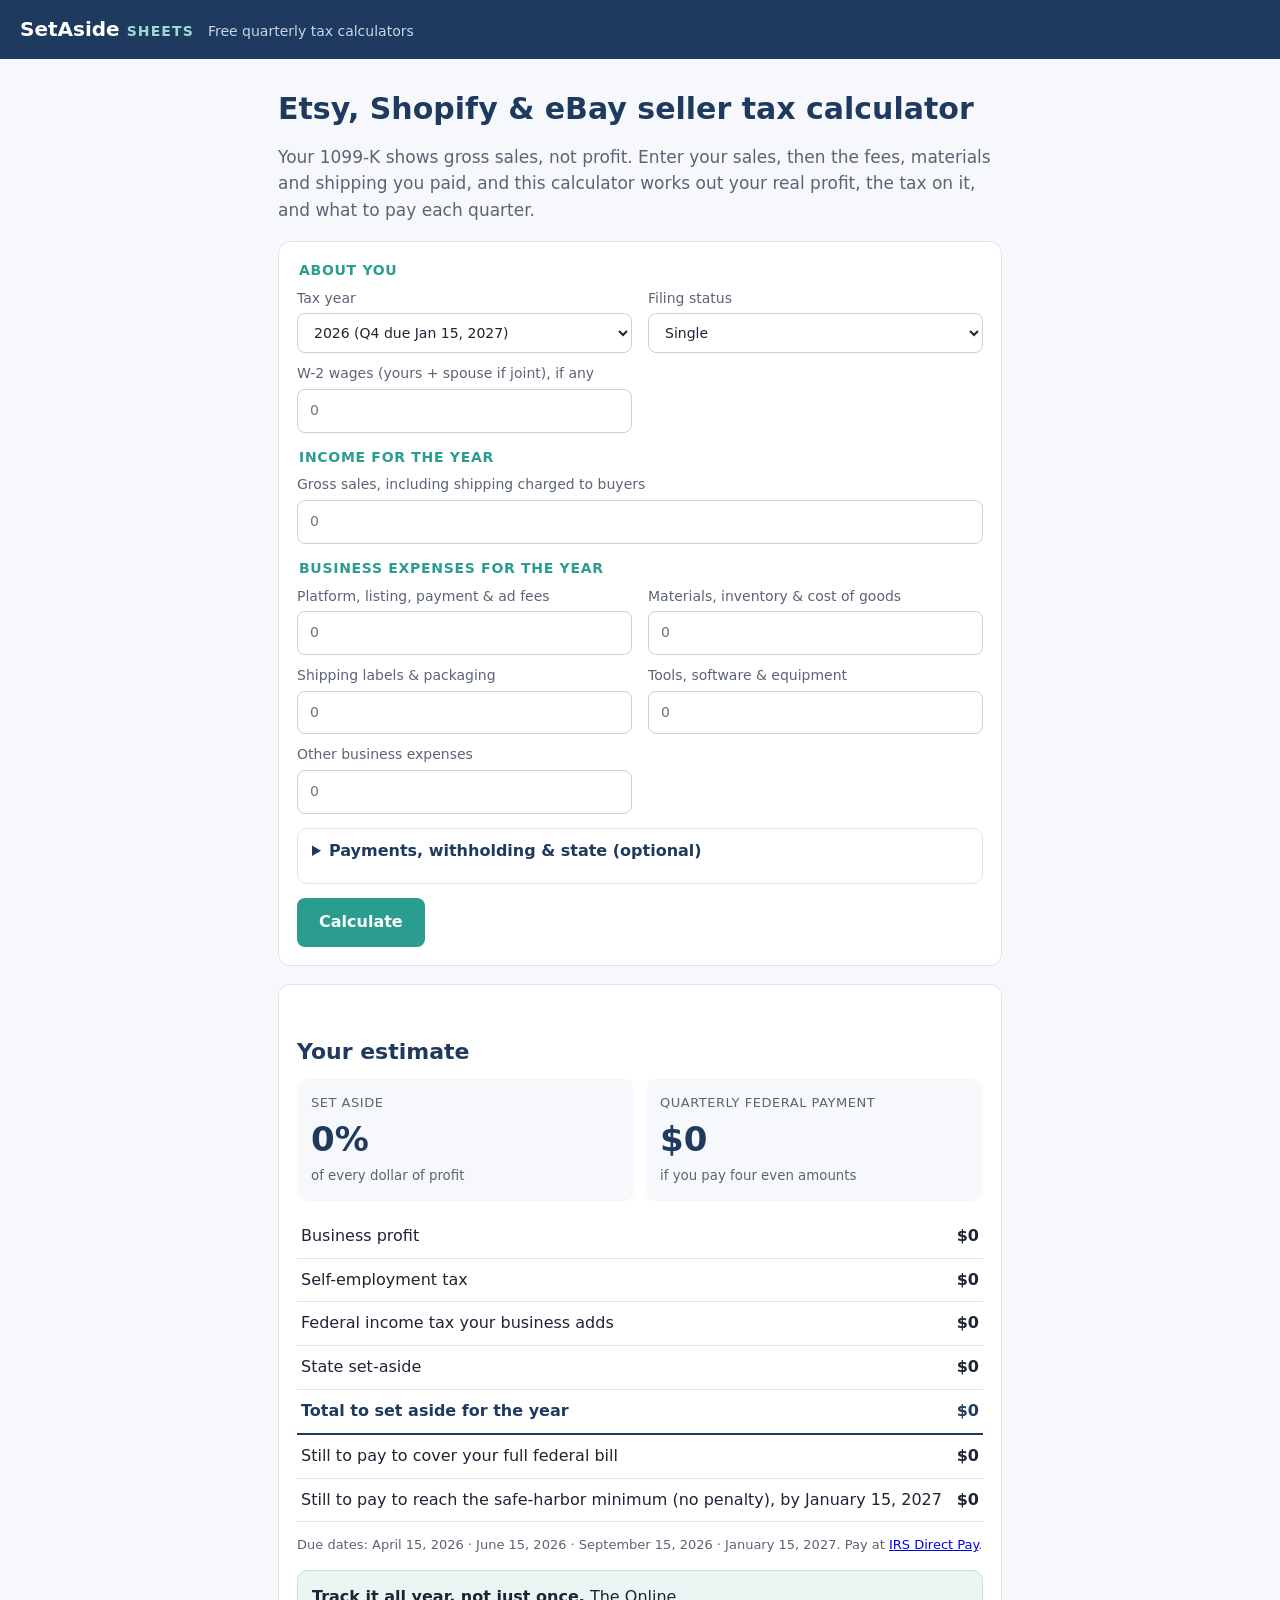
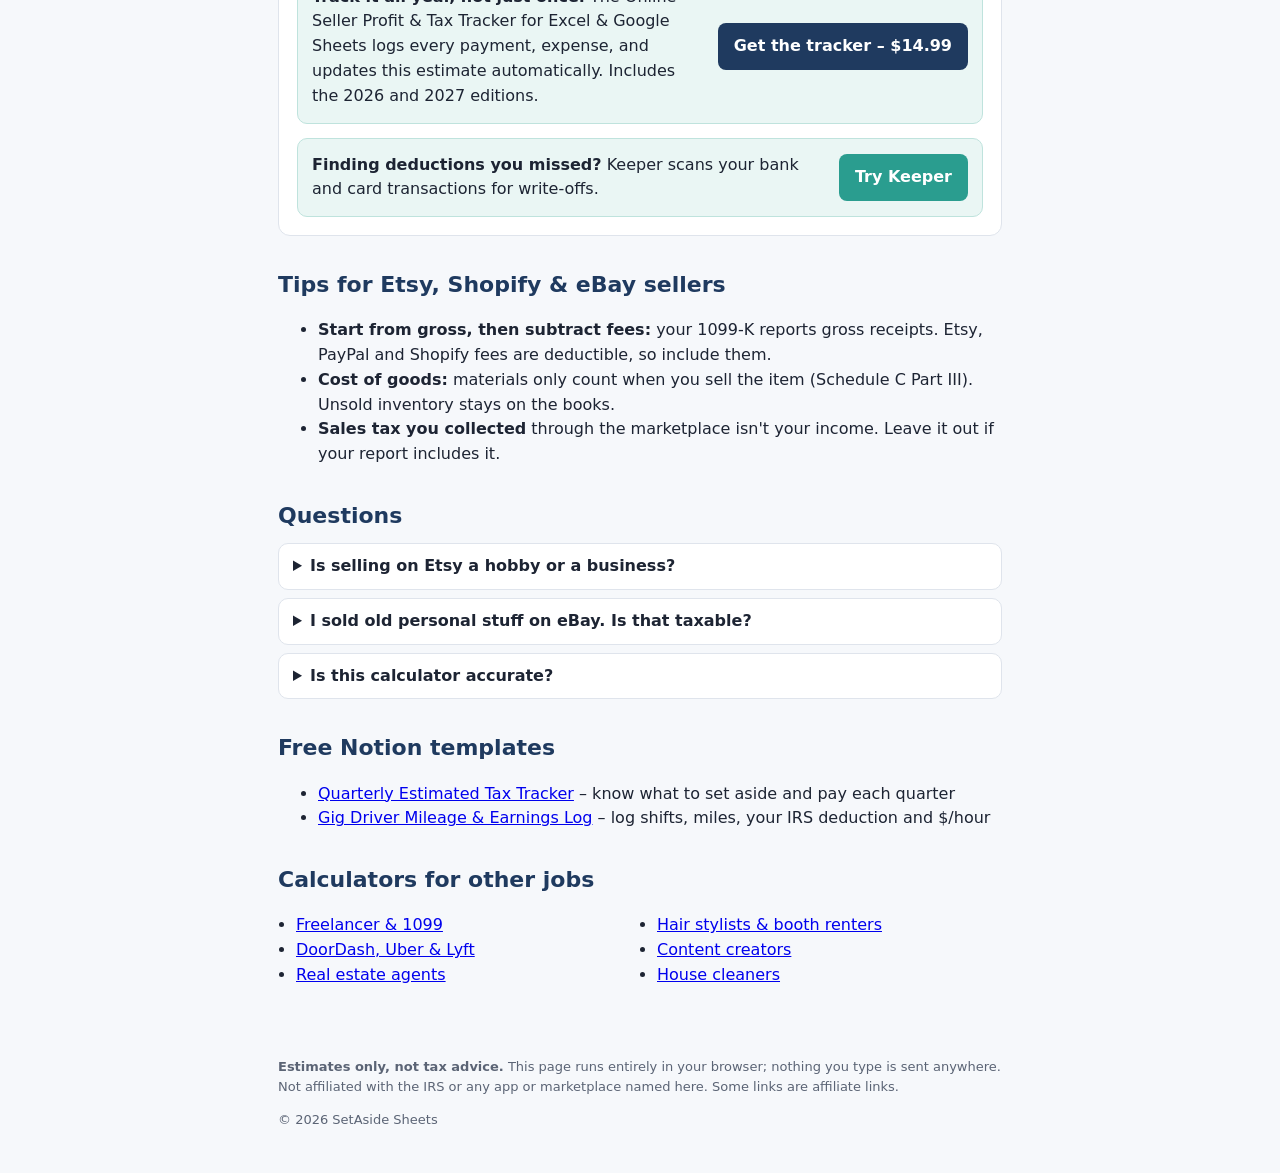
<file: etsy-seller-tax-calculator.html>
<!DOCTYPE html>
<html lang="en"><head><meta charset="utf-8"><meta name="viewport" content="width=device-width,initial-scale=1">
<title>Etsy, Shopify & eBay Seller Tax Calculator 2026 + 2027 (Quarterly Estimated Tax)</title><meta name="description" content="Free quarterly estimated tax calculator for Etsy, Shopify, eBay and Amazon sellers. Works out real profit after fees, materials and shipping, plus self-employment tax and what to pay by January 15.">
<link rel="canonical" href="https://jmstro.github.io/etsy-seller-tax-calculator.html"><link rel="stylesheet" href="style.css">
<meta property="og:title" content="Etsy, Shopify & eBay Seller Tax Calculator 2026 + 2027 (Quarterly Estimated Tax)"><meta property="og:description" content="Free quarterly estimated tax calculator for Etsy, Shopify, eBay and Amazon sellers. Works out real profit after fees, materials and shipping, plus self-employment tax and what to pay by January 15."><meta property="og:url" content="https://jmstro.github.io/etsy-seller-tax-calculator.html">
<meta name="p:domain_verify" content="a09c62a6f90b22ec094822e433a0f678"/>
<script type="application/ld+json">{"@context": "https://schema.org", "@type": "FAQPage", "mainEntity": [{"@type": "Question", "name": "Is selling on Etsy a hobby or a business?", "acceptedAnswer": {"@type": "Answer", "text": "If you sell regularly to make a profit, the IRS treats it as a business: you report it on Schedule C, can deduct expenses, and owe self-employment tax on the profit."}}, {"@type": "Question", "name": "I sold old personal stuff on eBay. Is that taxable?", "acceptedAnswer": {"@type": "Answer", "text": "Selling personal items for less than you paid is generally not taxable profit. This calculator is for items you make or buy to resell."}}]}</script>
</head><body>
<header><a class="brand" href="./">SetAside <span>Sheets</span></a><span class="tag">Free quarterly tax calculators</span></header>
<main>
<h1>Etsy, Shopify & eBay seller tax calculator</h1>
<p class="lead">Your 1099-K shows gross sales, not profit. Enter your sales, then the fees, materials and shipping you paid, and this calculator works out your real profit, the tax on it, and what to pay each quarter.</p>
<form id="calc" autocomplete="off">
<fieldset><legend>About you</legend>
<label><span>Tax year</span><select id="year"><option value="2026">2026 (Q4 due Jan 15, 2027)</option><option value="2027">2027</option></select></label>
<label><span>Filing status</span><select id="status"><option value="single">Single</option><option value="mfj">Married filing jointly</option><option value="mfs">Married filing separately</option><option value="hoh">Head of household</option></select></label>
<label><span id="w2-label">W-2 wages (yours + spouse if joint), if any</span><input id="w2" inputmode="decimal" placeholder="0"></label>
</fieldset>
<fieldset><legend>Income for the year</legend><label><span id="inc-label">Gross sales, including shipping charged to buyers</span><input id="inc" inputmode="decimal" placeholder="0"></label></fieldset>
<fieldset><legend>Business expenses for the year</legend><label><span id="exp-fees-label">Platform, listing, payment & ad fees</span><input id="exp-fees" inputmode="decimal" placeholder="0"></label><label><span id="exp-cogs-label">Materials, inventory & cost of goods</span><input id="exp-cogs" inputmode="decimal" placeholder="0"></label><label><span id="exp-ship-label">Shipping labels & packaging</span><input id="exp-ship" inputmode="decimal" placeholder="0"></label><label><span id="exp-tools-label">Tools, software & equipment</span><input id="exp-tools" inputmode="decimal" placeholder="0"></label><label><span id="exp-other-label">Other business expenses</span><input id="exp-other" inputmode="decimal" placeholder="0"></label></fieldset>

<details class="more"><summary>Payments, withholding &amp; state (optional)</summary>
<label><span id="paid-label">Estimated payments already made this year</span><input id="paid" inputmode="decimal" placeholder="0"></label>
<label><span id="withheld-label">Federal tax withheld from W-2 paychecks this year</span><input id="withheld" inputmode="decimal" placeholder="0"></label>
<label><span id="lastyear-label">Last year's total tax (Form 1040, line 24)</span><input id="lastyear" inputmode="decimal" placeholder="0"></label>
<label class="check"><input type="checkbox" id="high"> Last year's AGI was over $150,000 ($75,000 if married filing separately)</label>
<label><span id="staterate-label">State income tax set-aside, % of profit</span><input id="staterate" inputmode="decimal" placeholder="e.g. 3"></label>
</details>
<button type="submit">Calculate</button>
</form>
<section id="results" hidden aria-live="polite">
<h2>Your estimate</h2>
<div class="big"><div><span>Set aside</span><strong id="r-rate"></strong><small>of every dollar of profit</small></div>
<div><span>Quarterly federal payment</span><strong id="r-quarter"></strong><small>if you pay four even amounts</small></div></div>
<table>
<tr><td>Business profit</td><td id="r-profit"></td></tr>

<tr><td>Self-employment tax</td><td id="r-se"></td></tr>
<tr><td>Federal income tax your business adds</td><td id="r-fed"></td></tr>
<tr><td>State set-aside</td><td id="r-state"></td></tr>
<tr class="tot"><td>Total to set aside for the year</td><td id="r-total"></td></tr>
<tr><td>Still to pay to cover your full federal bill</td><td id="r-full"></td></tr>
<tr><td>Still to pay to reach the safe-harbor minimum (no penalty), by <span id="r-q4"></span></td><td id="r-min"></td></tr>
</table>
<p class="note">Due dates: <span id="r-due"></span>. Pay at <a href="https://www.irs.gov/payments/direct-pay" rel="nofollow">IRS Direct Pay</a>.</p>
<div class="cta"><div><strong>Track it all year, not just once.</strong> The Online Seller Profit &amp; Tax Tracker for Excel &amp; Google Sheets logs every payment, expense, and updates this estimate automatically. Includes the 2026 and 2027 editions.</div><a class="btn" href="https://payhip.com/b/smFWa">Get the tracker – $14.99</a></div>
<div class="cta keeper"><div><strong>Finding deductions you missed?</strong> Keeper scans your bank and card transactions for write-offs.</div><a class="btn alt" href="#" rel="sponsored nofollow">Try Keeper</a></div>
</section>
<section><h2>Tips for Etsy, Shopify & eBay sellers</h2><ul><li><strong>Start from gross, then subtract fees:</strong> your 1099-K reports gross receipts. Etsy, PayPal and Shopify fees are deductible, so include them.</li><li><strong>Cost of goods:</strong> materials only count when you sell the item (Schedule C Part III). Unsold inventory stays on the books.</li><li><strong>Sales tax you collected</strong> through the marketplace isn't your income. Leave it out if your report includes it.</li></ul></section>
<section><h2>Questions</h2><details><summary>Is selling on Etsy a hobby or a business?</summary><p>If you sell regularly to make a profit, the IRS treats it as a business: you report it on Schedule C, can deduct expenses, and owe self-employment tax on the profit.</p></details><details><summary>I sold old personal stuff on eBay. Is that taxable?</summary><p>Selling personal items for less than you paid is generally not taxable profit. This calculator is for items you make or buy to resell.</p></details><details><summary>Is this calculator accurate?</summary><p>It follows IRS brackets, standard deductions and the Social Security wage base for 2026 (Rev. Proc. 2025-32) and 2027 (Rev. Proc. 2026-35), and it simplifies a few things: no credits, no itemized deductions, no additional 0.9% Medicare tax, and a simplified QBI deduction. Treat it as a planning estimate, not tax advice.</p></details></section>
<section><h2>Free Notion templates</h2><ul><li><a href="https://strohsahl.gumroad.com/l/ovzbx">Quarterly Estimated Tax Tracker</a> – know what to set aside and pay each quarter</li><li><a href="https://strohsahl.gumroad.com/l/grgoyn">Gig Driver Mileage &amp; Earnings Log</a> – log shifts, miles, your IRS deduction and $/hour</li></ul></section>
<section><h2>Calculators for other jobs</h2><ul class="links"><li><a href="./">Freelancer & 1099</a></li><li><a href="doordash-uber-tax-calculator.html">DoorDash, Uber & Lyft</a></li><li><a href="real-estate-agent-tax-calculator.html">Real estate agents</a></li><li><a href="hair-stylist-booth-rent-tax-calculator.html">Hair stylists & booth renters</a></li><li><a href="content-creator-tax-calculator.html">Content creators</a></li><li><a href="cleaning-business-tax-calculator.html">House cleaners</a></li></ul></section>
</main>
<footer><p><strong>Estimates only, not tax advice.</strong> This page runs entirely in your browser; nothing you type is sent anywhere. Not affiliated with the IRS or any app or marketplace named here. Some links are affiliate links.</p>
<p>&copy; 2026 SetAside Sheets</p></footer>
<script>window.PAGE={"income": ["inc"], "expense": ["exp-fees", "exp-cogs", "exp-ship", "exp-tools", "exp-other"], "half": [], "miles": false};</script><script src="calc.js"></script>
</body></html>
</file>
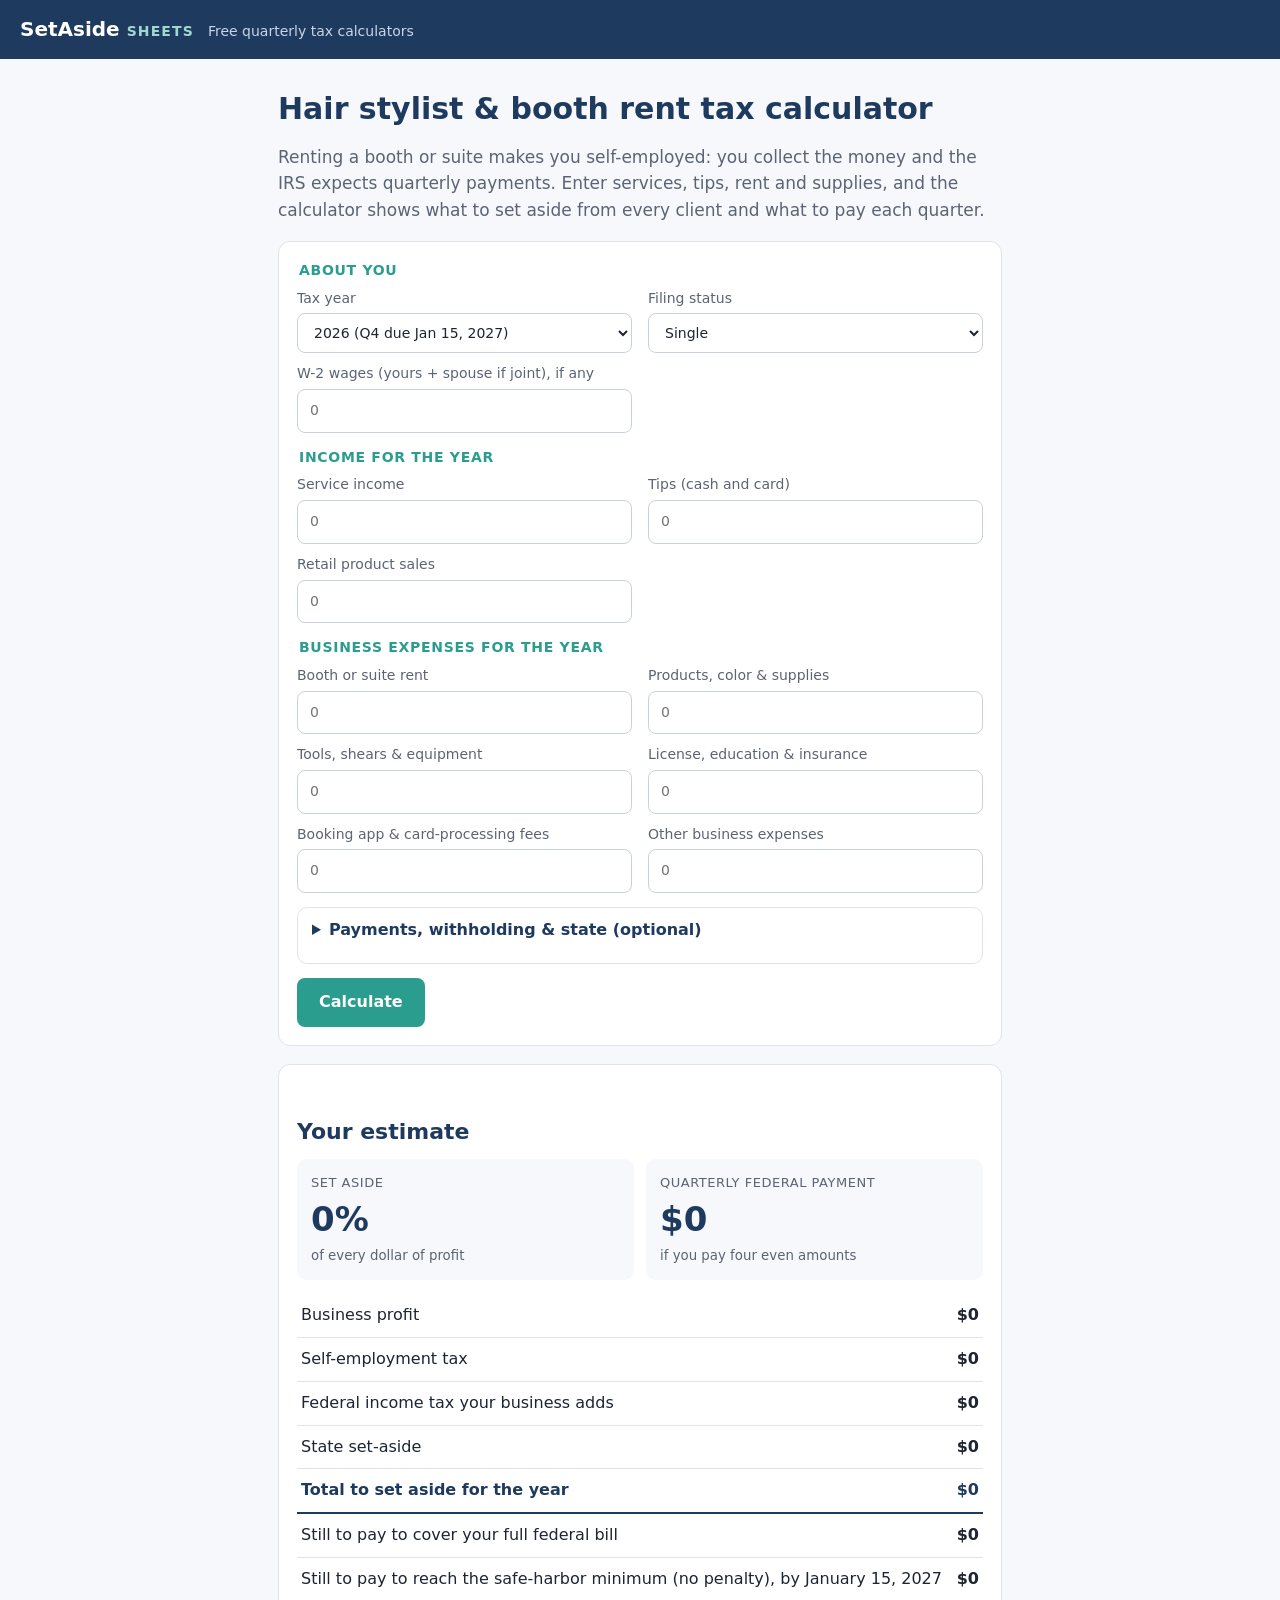
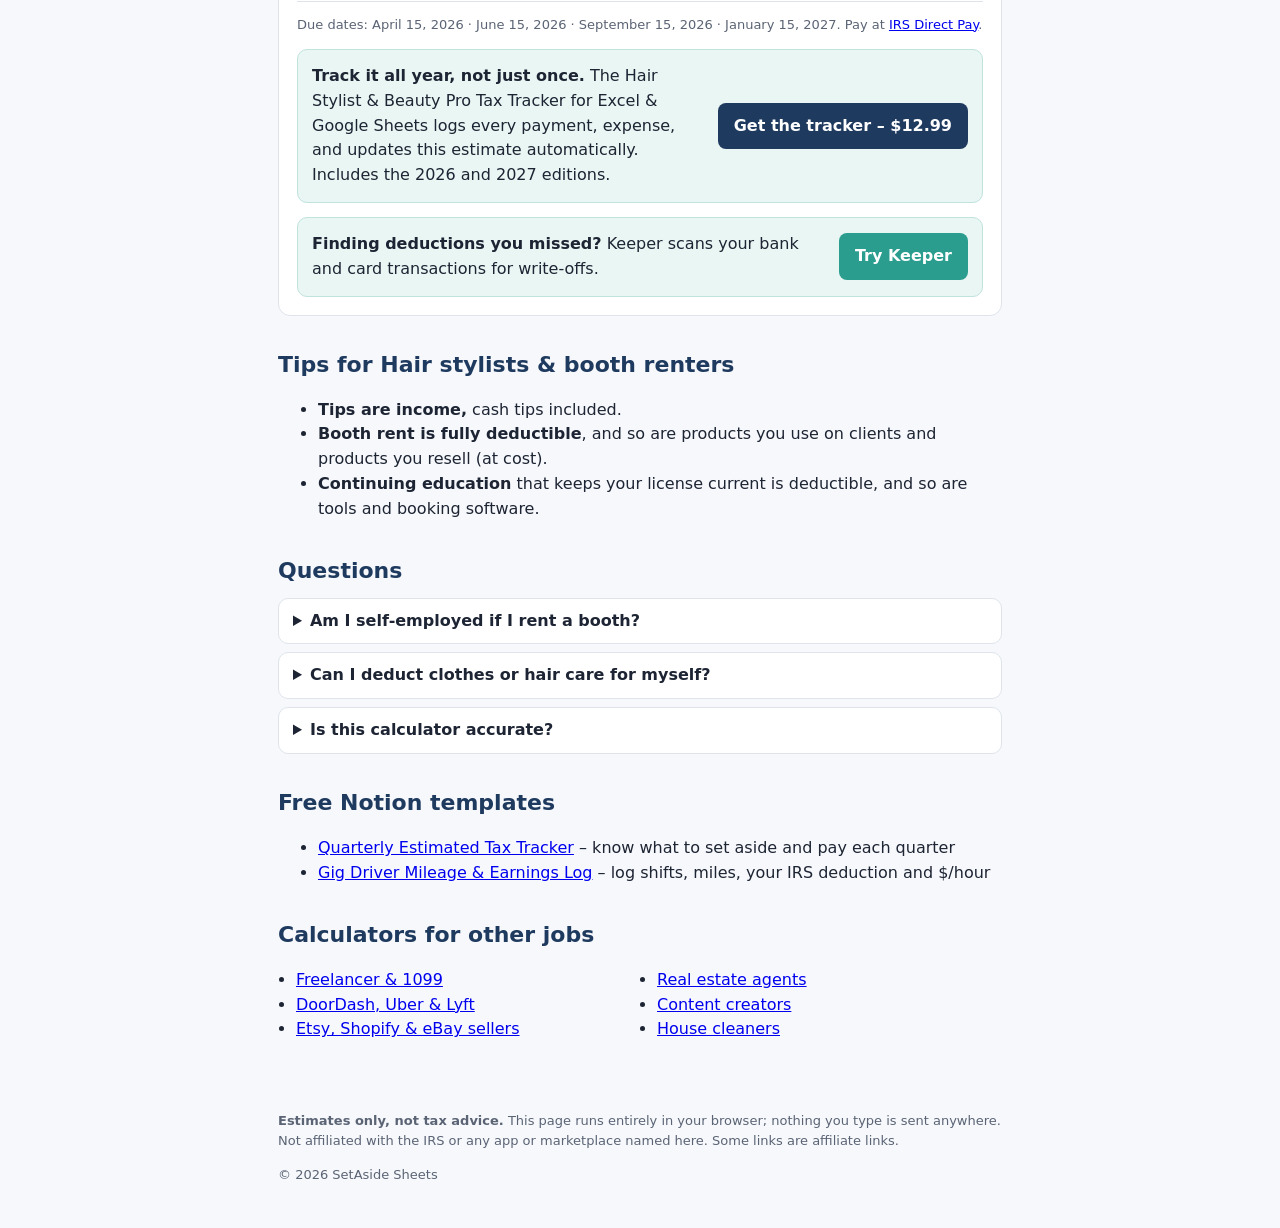
<file: hair-stylist-booth-rent-tax-calculator.html>
<!DOCTYPE html>
<html lang="en"><head><meta charset="utf-8"><meta name="viewport" content="width=device-width,initial-scale=1">
<title>Hair Stylist & Booth Rent Tax Calculator 2026 + 2027 (Barbers, Nail Techs, Estheticians)</title><meta name="description" content="Free quarterly estimated tax calculator for booth-renting hair stylists, barbers, nail techs and estheticians. Includes tips, booth or suite rent, products and self-employment tax, plus what to pay by January 15.">
<link rel="canonical" href="https://jmstro.github.io/hair-stylist-booth-rent-tax-calculator.html"><link rel="stylesheet" href="style.css">
<meta property="og:title" content="Hair Stylist & Booth Rent Tax Calculator 2026 + 2027 (Barbers, Nail Techs, Estheticians)"><meta property="og:description" content="Free quarterly estimated tax calculator for booth-renting hair stylists, barbers, nail techs and estheticians. Includes tips, booth or suite rent, products and self-employment tax, plus what to pay by January 15."><meta property="og:url" content="https://jmstro.github.io/hair-stylist-booth-rent-tax-calculator.html">
<meta name="p:domain_verify" content="a09c62a6f90b22ec094822e433a0f678"/>
<script type="application/ld+json">{"@context": "https://schema.org", "@type": "FAQPage", "mainEntity": [{"@type": "Question", "name": "Am I self-employed if I rent a booth?", "acceptedAnswer": {"@type": "Answer", "text": "Generally yes. If you set your own prices and schedule, keep your own clients and pay the salon rent, you're running your own business. Commission-paid stylists on W-2 are employees."}}, {"@type": "Question", "name": "Can I deduct clothes or hair care for myself?", "acceptedAnswer": {"@type": "Answer", "text": "Only work clothing that isn't suitable for everyday wear (such as a branded smock) is deductible. Your own personal grooming isn't."}}]}</script>
</head><body>
<header><a class="brand" href="./">SetAside <span>Sheets</span></a><span class="tag">Free quarterly tax calculators</span></header>
<main>
<h1>Hair stylist & booth rent tax calculator</h1>
<p class="lead">Renting a booth or suite makes you self-employed: you collect the money and the IRS expects quarterly payments. Enter services, tips, rent and supplies, and the calculator shows what to set aside from every client and what to pay each quarter.</p>
<form id="calc" autocomplete="off">
<fieldset><legend>About you</legend>
<label><span>Tax year</span><select id="year"><option value="2026">2026 (Q4 due Jan 15, 2027)</option><option value="2027">2027</option></select></label>
<label><span>Filing status</span><select id="status"><option value="single">Single</option><option value="mfj">Married filing jointly</option><option value="mfs">Married filing separately</option><option value="hoh">Head of household</option></select></label>
<label><span id="w2-label">W-2 wages (yours + spouse if joint), if any</span><input id="w2" inputmode="decimal" placeholder="0"></label>
</fieldset>
<fieldset><legend>Income for the year</legend><label><span id="inc-label">Service income</span><input id="inc" inputmode="decimal" placeholder="0"></label><label><span id="inc2-label">Tips (cash and card)</span><input id="inc2" inputmode="decimal" placeholder="0"></label><label><span id="inc3-label">Retail product sales</span><input id="inc3" inputmode="decimal" placeholder="0"></label></fieldset>
<fieldset><legend>Business expenses for the year</legend><label><span id="exp-rent-label">Booth or suite rent</span><input id="exp-rent" inputmode="decimal" placeholder="0"></label><label><span id="exp-prod-label">Products, color & supplies</span><input id="exp-prod" inputmode="decimal" placeholder="0"></label><label><span id="exp-tools-label">Tools, shears & equipment</span><input id="exp-tools" inputmode="decimal" placeholder="0"></label><label><span id="exp-lic-label">License, education & insurance</span><input id="exp-lic" inputmode="decimal" placeholder="0"></label><label><span id="exp-book-label">Booking app & card-processing fees</span><input id="exp-book" inputmode="decimal" placeholder="0"></label><label><span id="exp-other-label">Other business expenses</span><input id="exp-other" inputmode="decimal" placeholder="0"></label></fieldset>

<details class="more"><summary>Payments, withholding &amp; state (optional)</summary>
<label><span id="paid-label">Estimated payments already made this year</span><input id="paid" inputmode="decimal" placeholder="0"></label>
<label><span id="withheld-label">Federal tax withheld from W-2 paychecks this year</span><input id="withheld" inputmode="decimal" placeholder="0"></label>
<label><span id="lastyear-label">Last year's total tax (Form 1040, line 24)</span><input id="lastyear" inputmode="decimal" placeholder="0"></label>
<label class="check"><input type="checkbox" id="high"> Last year's AGI was over $150,000 ($75,000 if married filing separately)</label>
<label><span id="staterate-label">State income tax set-aside, % of profit</span><input id="staterate" inputmode="decimal" placeholder="e.g. 3"></label>
</details>
<button type="submit">Calculate</button>
</form>
<section id="results" hidden aria-live="polite">
<h2>Your estimate</h2>
<div class="big"><div><span>Set aside</span><strong id="r-rate"></strong><small>of every dollar of profit</small></div>
<div><span>Quarterly federal payment</span><strong id="r-quarter"></strong><small>if you pay four even amounts</small></div></div>
<table>
<tr><td>Business profit</td><td id="r-profit"></td></tr>

<tr><td>Self-employment tax</td><td id="r-se"></td></tr>
<tr><td>Federal income tax your business adds</td><td id="r-fed"></td></tr>
<tr><td>State set-aside</td><td id="r-state"></td></tr>
<tr class="tot"><td>Total to set aside for the year</td><td id="r-total"></td></tr>
<tr><td>Still to pay to cover your full federal bill</td><td id="r-full"></td></tr>
<tr><td>Still to pay to reach the safe-harbor minimum (no penalty), by <span id="r-q4"></span></td><td id="r-min"></td></tr>
</table>
<p class="note">Due dates: <span id="r-due"></span>. Pay at <a href="https://www.irs.gov/payments/direct-pay" rel="nofollow">IRS Direct Pay</a>.</p>
<div class="cta"><div><strong>Track it all year, not just once.</strong> The Hair Stylist &amp; Beauty Pro Tax Tracker for Excel &amp; Google Sheets logs every payment, expense, and updates this estimate automatically. Includes the 2026 and 2027 editions.</div><a class="btn" href="https://payhip.com/b/ziWvy">Get the tracker – $12.99</a></div>
<div class="cta keeper"><div><strong>Finding deductions you missed?</strong> Keeper scans your bank and card transactions for write-offs.</div><a class="btn alt" href="#" rel="sponsored nofollow">Try Keeper</a></div>
</section>
<section><h2>Tips for Hair stylists & booth renters</h2><ul><li><strong>Tips are income,</strong> cash tips included.</li><li><strong>Booth rent is fully deductible</strong>, and so are products you use on clients and products you resell (at cost).</li><li><strong>Continuing education</strong> that keeps your license current is deductible, and so are tools and booking software.</li></ul></section>
<section><h2>Questions</h2><details><summary>Am I self-employed if I rent a booth?</summary><p>Generally yes. If you set your own prices and schedule, keep your own clients and pay the salon rent, you're running your own business. Commission-paid stylists on W-2 are employees.</p></details><details><summary>Can I deduct clothes or hair care for myself?</summary><p>Only work clothing that isn't suitable for everyday wear (such as a branded smock) is deductible. Your own personal grooming isn't.</p></details><details><summary>Is this calculator accurate?</summary><p>It follows IRS brackets, standard deductions and the Social Security wage base for 2026 (Rev. Proc. 2025-32) and 2027 (Rev. Proc. 2026-35), and it simplifies a few things: no credits, no itemized deductions, no additional 0.9% Medicare tax, and a simplified QBI deduction. Treat it as a planning estimate, not tax advice.</p></details></section>
<section><h2>Free Notion templates</h2><ul><li><a href="https://strohsahl.gumroad.com/l/ovzbx">Quarterly Estimated Tax Tracker</a> – know what to set aside and pay each quarter</li><li><a href="https://strohsahl.gumroad.com/l/grgoyn">Gig Driver Mileage &amp; Earnings Log</a> – log shifts, miles, your IRS deduction and $/hour</li></ul></section>
<section><h2>Calculators for other jobs</h2><ul class="links"><li><a href="./">Freelancer & 1099</a></li><li><a href="doordash-uber-tax-calculator.html">DoorDash, Uber & Lyft</a></li><li><a href="etsy-seller-tax-calculator.html">Etsy, Shopify & eBay sellers</a></li><li><a href="real-estate-agent-tax-calculator.html">Real estate agents</a></li><li><a href="content-creator-tax-calculator.html">Content creators</a></li><li><a href="cleaning-business-tax-calculator.html">House cleaners</a></li></ul></section>
</main>
<footer><p><strong>Estimates only, not tax advice.</strong> This page runs entirely in your browser; nothing you type is sent anywhere. Not affiliated with the IRS or any app or marketplace named here. Some links are affiliate links.</p>
<p>&copy; 2026 SetAside Sheets</p></footer>
<script>window.PAGE={"income": ["inc", "inc2", "inc3"], "expense": ["exp-rent", "exp-prod", "exp-tools", "exp-lic", "exp-book", "exp-other"], "half": [], "miles": false};</script><script src="calc.js"></script>
</body></html>
</file>
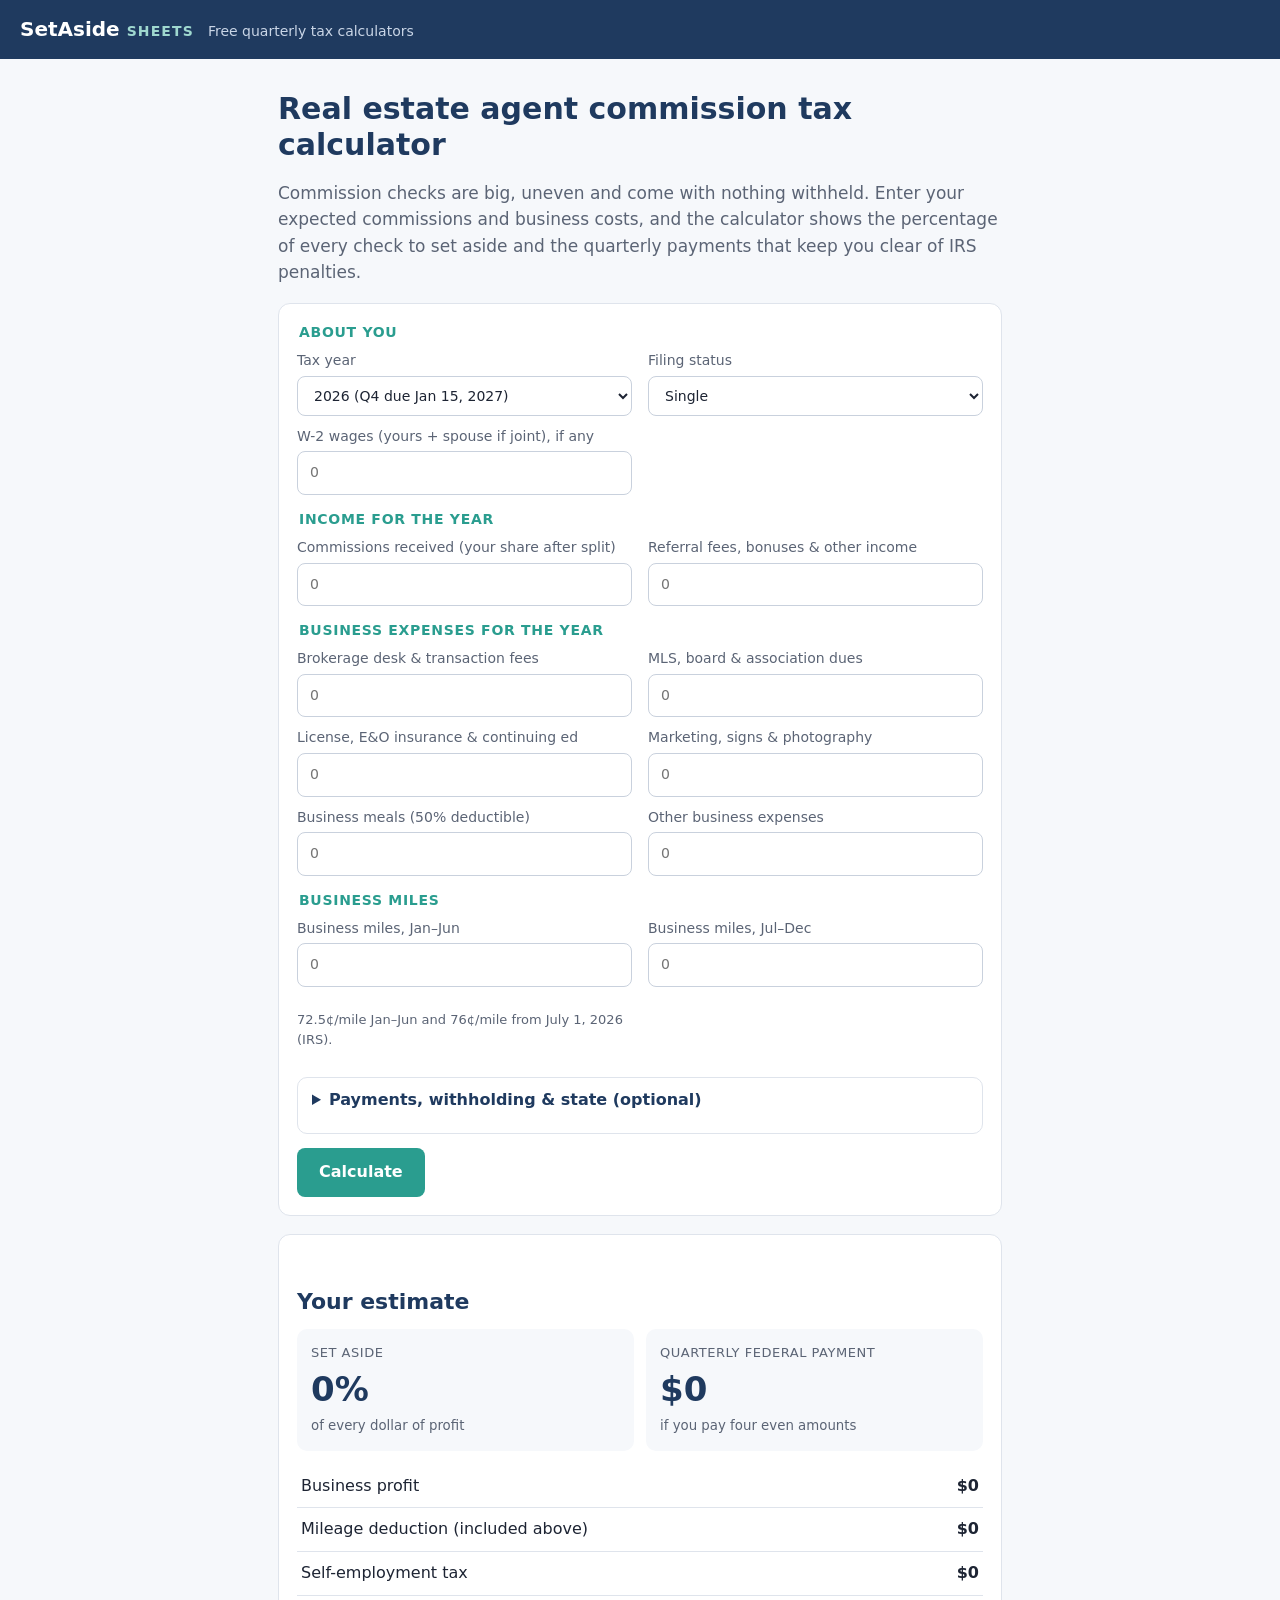
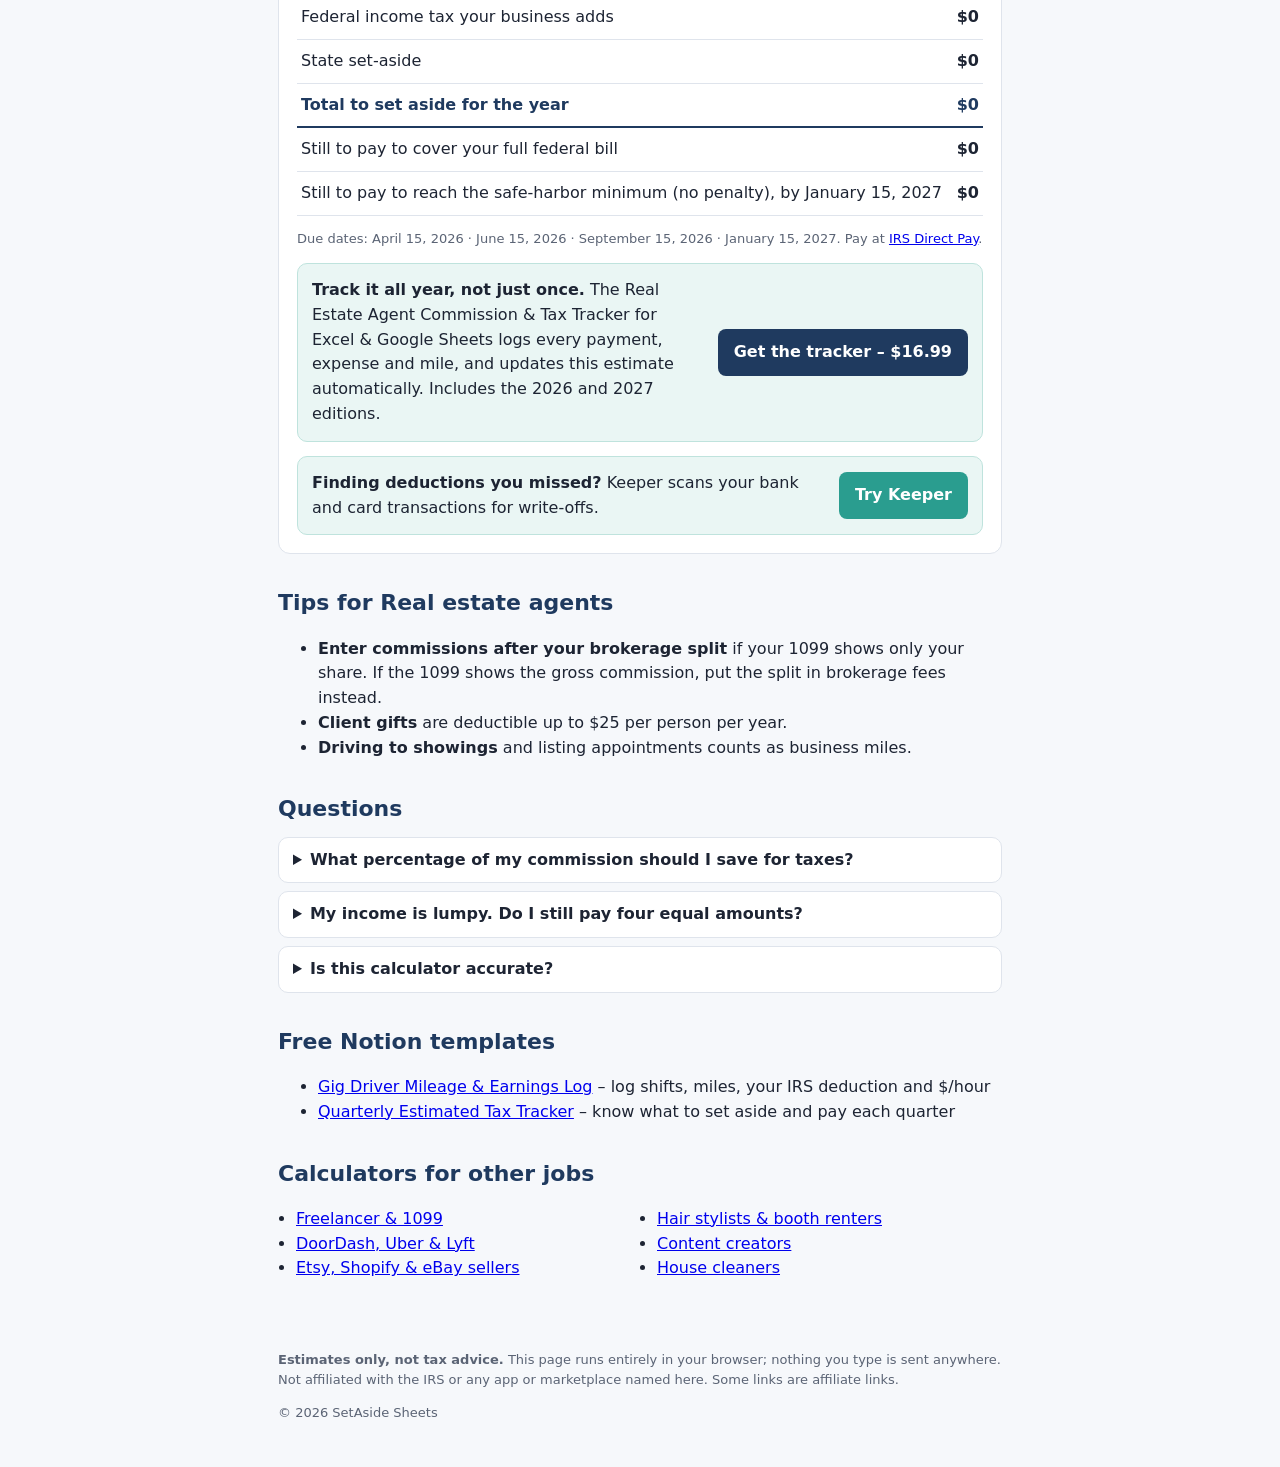
<file: real-estate-agent-tax-calculator.html>
<!DOCTYPE html>
<html lang="en"><head><meta charset="utf-8"><meta name="viewport" content="width=device-width,initial-scale=1">
<title>Real Estate Agent Tax Calculator 2026 + 2027 (How Much to Save From Each Commission)</title><meta name="description" content="Free quarterly estimated tax calculator for 1099 real estate agents. See how much of each commission check to save, your self-employment tax, and what to pay the IRS by January 15.">
<link rel="canonical" href="https://jmstro.github.io/real-estate-agent-tax-calculator.html"><link rel="stylesheet" href="style.css">
<meta property="og:title" content="Real Estate Agent Tax Calculator 2026 + 2027 (How Much to Save From Each Commission)"><meta property="og:description" content="Free quarterly estimated tax calculator for 1099 real estate agents. See how much of each commission check to save, your self-employment tax, and what to pay the IRS by January 15."><meta property="og:url" content="https://jmstro.github.io/real-estate-agent-tax-calculator.html">
<meta name="p:domain_verify" content="a09c62a6f90b22ec094822e433a0f678"/>
<script type="application/ld+json">{"@context": "https://schema.org", "@type": "FAQPage", "mainEntity": [{"@type": "Question", "name": "What percentage of my commission should I save for taxes?", "acceptedAnswer": {"@type": "Answer", "text": "It depends on your profit and filing status, which is why the calculator shows your own set-aside rate. For many agents it lands somewhere around 20\u201330% before any state tax."}}, {"@type": "Question", "name": "My income is lumpy. Do I still pay four equal amounts?", "acceptedAnswer": {"@type": "Answer", "text": "Equal payments are simplest. If most of your closings come late in the year, the IRS annualized method (Form 2210, Schedule AI) may lower early-quarter penalties."}}]}</script>
</head><body>
<header><a class="brand" href="./">SetAside <span>Sheets</span></a><span class="tag">Free quarterly tax calculators</span></header>
<main>
<h1>Real estate agent commission tax calculator</h1>
<p class="lead">Commission checks are big, uneven and come with nothing withheld. Enter your expected commissions and business costs, and the calculator shows the percentage of every check to set aside and the quarterly payments that keep you clear of IRS penalties.</p>
<form id="calc" autocomplete="off">
<fieldset><legend>About you</legend>
<label><span>Tax year</span><select id="year"><option value="2026">2026 (Q4 due Jan 15, 2027)</option><option value="2027">2027</option></select></label>
<label><span>Filing status</span><select id="status"><option value="single">Single</option><option value="mfj">Married filing jointly</option><option value="mfs">Married filing separately</option><option value="hoh">Head of household</option></select></label>
<label><span id="w2-label">W-2 wages (yours + spouse if joint), if any</span><input id="w2" inputmode="decimal" placeholder="0"></label>
</fieldset>
<fieldset><legend>Income for the year</legend><label><span id="inc-label">Commissions received (your share after split)</span><input id="inc" inputmode="decimal" placeholder="0"></label><label><span id="inc2-label">Referral fees, bonuses & other income</span><input id="inc2" inputmode="decimal" placeholder="0"></label></fieldset>
<fieldset><legend>Business expenses for the year</legend><label><span id="exp-desk-label">Brokerage desk & transaction fees</span><input id="exp-desk" inputmode="decimal" placeholder="0"></label><label><span id="exp-mls-label">MLS, board & association dues</span><input id="exp-mls" inputmode="decimal" placeholder="0"></label><label><span id="exp-lic-label">License, E&O insurance & continuing ed</span><input id="exp-lic" inputmode="decimal" placeholder="0"></label><label><span id="exp-mkt-label">Marketing, signs & photography</span><input id="exp-mkt" inputmode="decimal" placeholder="0"></label><label><span id="exp-meals-label">Business meals (50% deductible)</span><input id="exp-meals" inputmode="decimal" placeholder="0"></label><label><span id="exp-other-label">Other business expenses</span><input id="exp-other" inputmode="decimal" placeholder="0"></label></fieldset>
<fieldset><legend>Business miles</legend><label><span id="miles1-label">Business miles, Jan–Jun</span><input id="miles1" inputmode="decimal" placeholder="0"></label><label><span id="miles2-label">Business miles, Jul–Dec</span><input id="miles2" inputmode="decimal" placeholder="0"></label><p class="note" id="mile-note"></p></fieldset>
<details class="more"><summary>Payments, withholding &amp; state (optional)</summary>
<label><span id="paid-label">Estimated payments already made this year</span><input id="paid" inputmode="decimal" placeholder="0"></label>
<label><span id="withheld-label">Federal tax withheld from W-2 paychecks this year</span><input id="withheld" inputmode="decimal" placeholder="0"></label>
<label><span id="lastyear-label">Last year's total tax (Form 1040, line 24)</span><input id="lastyear" inputmode="decimal" placeholder="0"></label>
<label class="check"><input type="checkbox" id="high"> Last year's AGI was over $150,000 ($75,000 if married filing separately)</label>
<label><span id="staterate-label">State income tax set-aside, % of profit</span><input id="staterate" inputmode="decimal" placeholder="e.g. 3"></label>
</details>
<button type="submit">Calculate</button>
</form>
<section id="results" hidden aria-live="polite">
<h2>Your estimate</h2>
<div class="big"><div><span>Set aside</span><strong id="r-rate"></strong><small>of every dollar of profit</small></div>
<div><span>Quarterly federal payment</span><strong id="r-quarter"></strong><small>if you pay four even amounts</small></div></div>
<table>
<tr><td>Business profit</td><td id="r-profit"></td></tr>
<tr><td>Mileage deduction (included above)</td><td id="r-miles"></td></tr>
<tr><td>Self-employment tax</td><td id="r-se"></td></tr>
<tr><td>Federal income tax your business adds</td><td id="r-fed"></td></tr>
<tr><td>State set-aside</td><td id="r-state"></td></tr>
<tr class="tot"><td>Total to set aside for the year</td><td id="r-total"></td></tr>
<tr><td>Still to pay to cover your full federal bill</td><td id="r-full"></td></tr>
<tr><td>Still to pay to reach the safe-harbor minimum (no penalty), by <span id="r-q4"></span></td><td id="r-min"></td></tr>
</table>
<p class="note">Due dates: <span id="r-due"></span>. Pay at <a href="https://www.irs.gov/payments/direct-pay" rel="nofollow">IRS Direct Pay</a>.</p>
<div class="cta"><div><strong>Track it all year, not just once.</strong> The Real Estate Agent Commission &amp; Tax Tracker for Excel &amp; Google Sheets logs every payment, expense and mile, and updates this estimate automatically. Includes the 2026 and 2027 editions.</div><a class="btn" href="https://payhip.com/b/UiF2j">Get the tracker – $16.99</a></div>
<div class="cta keeper"><div><strong>Finding deductions you missed?</strong> Keeper scans your bank and card transactions for write-offs.</div><a class="btn alt" href="#" rel="sponsored nofollow">Try Keeper</a></div>
</section>
<section><h2>Tips for Real estate agents</h2><ul><li><strong>Enter commissions after your brokerage split</strong> if your 1099 shows only your share. If the 1099 shows the gross commission, put the split in brokerage fees instead.</li><li><strong>Client gifts</strong> are deductible up to $25 per person per year.</li><li><strong>Driving to showings</strong> and listing appointments counts as business miles.</li></ul></section>
<section><h2>Questions</h2><details><summary>What percentage of my commission should I save for taxes?</summary><p>It depends on your profit and filing status, which is why the calculator shows your own set-aside rate. For many agents it lands somewhere around 20–30% before any state tax.</p></details><details><summary>My income is lumpy. Do I still pay four equal amounts?</summary><p>Equal payments are simplest. If most of your closings come late in the year, the IRS annualized method (Form 2210, Schedule AI) may lower early-quarter penalties.</p></details><details><summary>Is this calculator accurate?</summary><p>It follows IRS brackets, standard deductions and the Social Security wage base for 2026 (Rev. Proc. 2025-32) and 2027 (Rev. Proc. 2026-35), and it simplifies a few things: no credits, no itemized deductions, no additional 0.9% Medicare tax, and a simplified QBI deduction. Treat it as a planning estimate, not tax advice.</p></details></section>
<section><h2>Free Notion templates</h2><ul><li><a href="https://strohsahl.gumroad.com/l/grgoyn">Gig Driver Mileage &amp; Earnings Log</a> – log shifts, miles, your IRS deduction and $/hour</li><li><a href="https://strohsahl.gumroad.com/l/ovzbx">Quarterly Estimated Tax Tracker</a> – know what to set aside and pay each quarter</li></ul></section>
<section><h2>Calculators for other jobs</h2><ul class="links"><li><a href="./">Freelancer & 1099</a></li><li><a href="doordash-uber-tax-calculator.html">DoorDash, Uber & Lyft</a></li><li><a href="etsy-seller-tax-calculator.html">Etsy, Shopify & eBay sellers</a></li><li><a href="hair-stylist-booth-rent-tax-calculator.html">Hair stylists & booth renters</a></li><li><a href="content-creator-tax-calculator.html">Content creators</a></li><li><a href="cleaning-business-tax-calculator.html">House cleaners</a></li></ul></section>
</main>
<footer><p><strong>Estimates only, not tax advice.</strong> This page runs entirely in your browser; nothing you type is sent anywhere. Not affiliated with the IRS or any app or marketplace named here. Some links are affiliate links.</p>
<p>&copy; 2026 SetAside Sheets</p></footer>
<script>window.PAGE={"income": ["inc", "inc2"], "expense": ["exp-desk", "exp-mls", "exp-lic", "exp-mkt", "exp-meals", "exp-other"], "half": ["exp-meals"], "miles": true};</script><script src="calc.js"></script>
</body></html>
</file>
<file: style.css>
:root{--navy:#1f3a5f;--teal:#2a9d8f;--ink:#1d2433;--muted:#5b6475;--line:#dfe4ec;--bg:#f6f8fb}
*{box-sizing:border-box}
body{margin:0;font:16px/1.55 system-ui,-apple-system,"Segoe UI",Roboto,sans-serif;color:var(--ink);background:var(--bg)}
header{background:var(--navy);color:#fff;padding:14px 20px;display:flex;gap:14px;align-items:baseline;flex-wrap:wrap}
.brand{color:#fff;text-decoration:none;font-weight:800;font-size:20px}.brand span{color:#9fd8cf;font-weight:600;font-size:14px;letter-spacing:.08em;text-transform:uppercase}
.tag{color:#c9d5e6;font-size:14px}
main{max-width:760px;margin:0 auto;padding:24px 18px 40px}
h1{font-size:30px;line-height:1.2;margin:8px 0 10px;color:var(--navy)}
h2{color:var(--navy);font-size:22px;margin:32px 0 10px}
.lead{color:var(--muted);font-size:17px}
form,#results{background:#fff;border:1px solid var(--line);border-radius:12px;padding:18px;margin-top:18px}
fieldset{border:0;padding:0;margin:0 0 14px;display:grid;grid-template-columns:repeat(auto-fit,minmax(260px,1fr));gap:10px 16px}
legend{font-weight:700;color:var(--teal);margin-bottom:6px;font-size:14px;text-transform:uppercase;letter-spacing:.05em}
label{display:flex;flex-direction:column;gap:4px;font-size:14px;color:var(--muted)}
label.check{flex-direction:row;align-items:center;gap:8px;grid-column:1/-1}
input,select{font:inherit;padding:10px 12px;border:1px solid #c9d1dd;border-radius:8px;background:#fff;color:var(--ink)}
input:focus,select:focus{outline:2px solid var(--teal);border-color:var(--teal)}
details.more{margin:6px 0 14px}details.more summary{cursor:pointer;color:var(--navy);font-weight:600;margin-bottom:10px}
details.more label{margin-bottom:10px}
button{font:inherit;font-weight:700;background:var(--teal);color:#fff;border:0;border-radius:8px;padding:12px 22px;cursor:pointer}
.big{display:grid;grid-template-columns:1fr 1fr;gap:12px;margin-bottom:14px}
.big div{background:var(--bg);border-radius:10px;padding:14px;display:flex;flex-direction:column}
.big span{font-size:13px;color:var(--muted);text-transform:uppercase;letter-spacing:.04em}
.big strong{font-size:34px;color:var(--navy)}.big small{color:var(--muted)}
table{width:100%;border-collapse:collapse}td{padding:9px 4px;border-bottom:1px solid var(--line)}td:last-child{text-align:right;font-variant-numeric:tabular-nums;font-weight:600}
tr.tot td{font-weight:800;color:var(--navy);border-bottom:2px solid var(--navy)}
.note{font-size:13px;color:var(--muted)}
.cta{display:flex;gap:14px;align-items:center;justify-content:space-between;background:#eaf6f4;border:1px solid #bfe3dd;border-radius:10px;padding:14px;margin-top:14px;flex-wrap:wrap}
.cta div{flex:1;min-width:220px}
.btn{background:var(--navy);color:#fff;text-decoration:none;font-weight:700;padding:11px 16px;border-radius:8px;white-space:nowrap}.btn.alt{background:var(--teal)}
details{background:#fff;border:1px solid var(--line);border-radius:10px;padding:10px 14px;margin-bottom:8px}
summary{cursor:pointer;font-weight:600}
ul.links{columns:2;padding-left:18px}
footer{max-width:760px;margin:0 auto;padding:0 18px 30px;font-size:13px;color:var(--muted)}
@media (max-width:560px){.big{grid-template-columns:1fr}h1{font-size:25px}ul.links{columns:1}}
</file>
